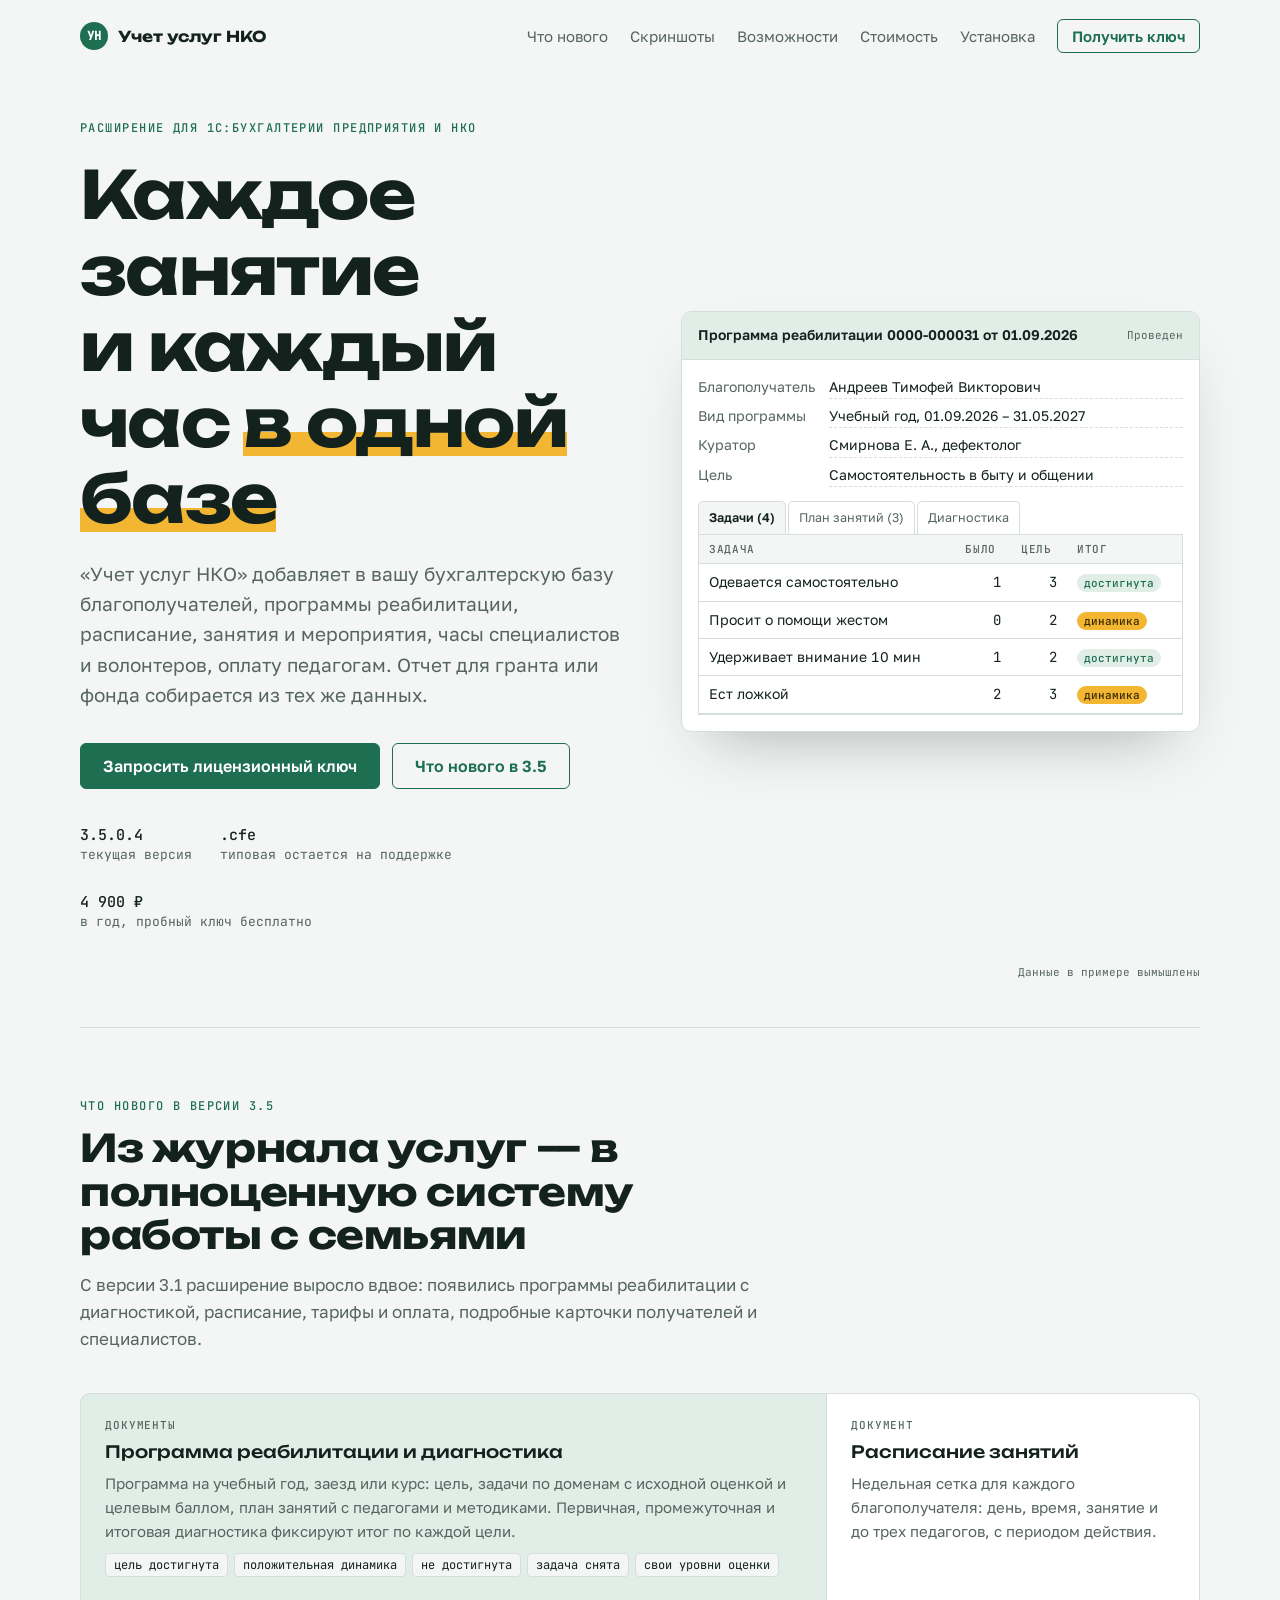
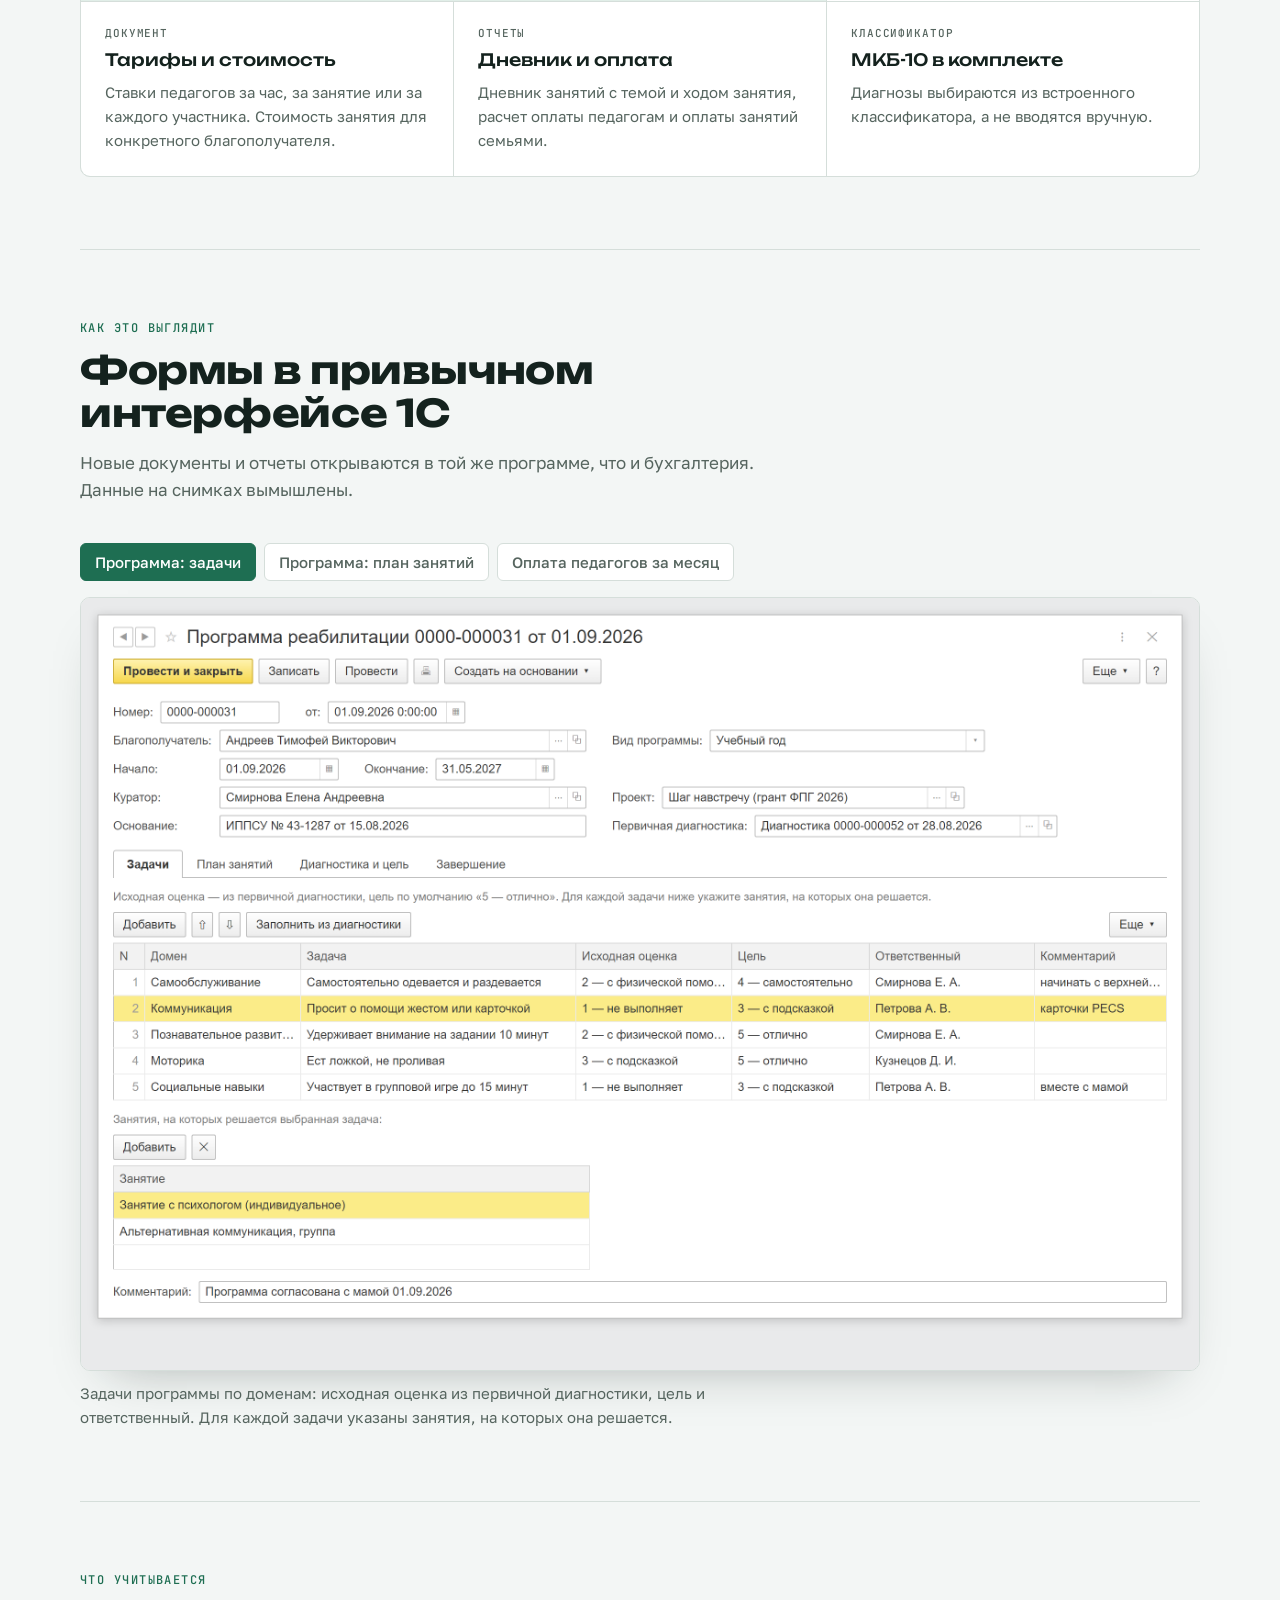
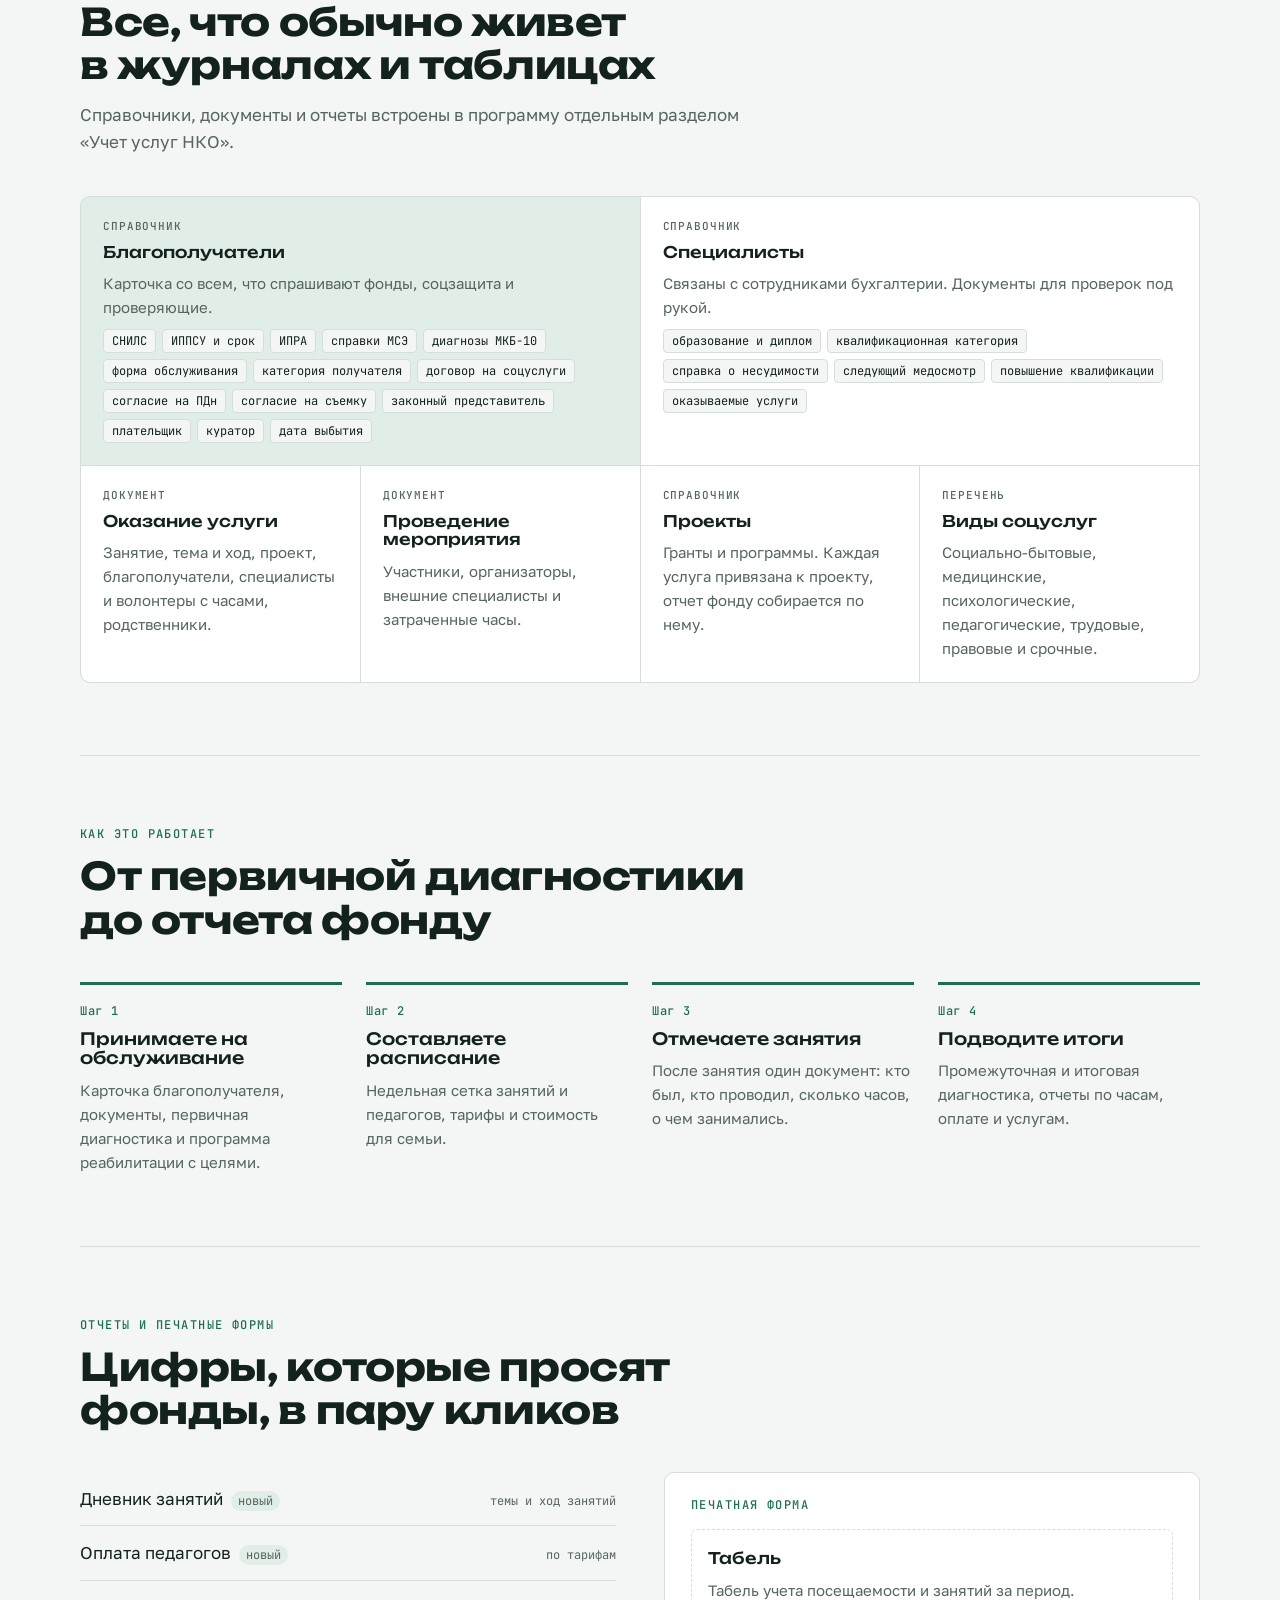
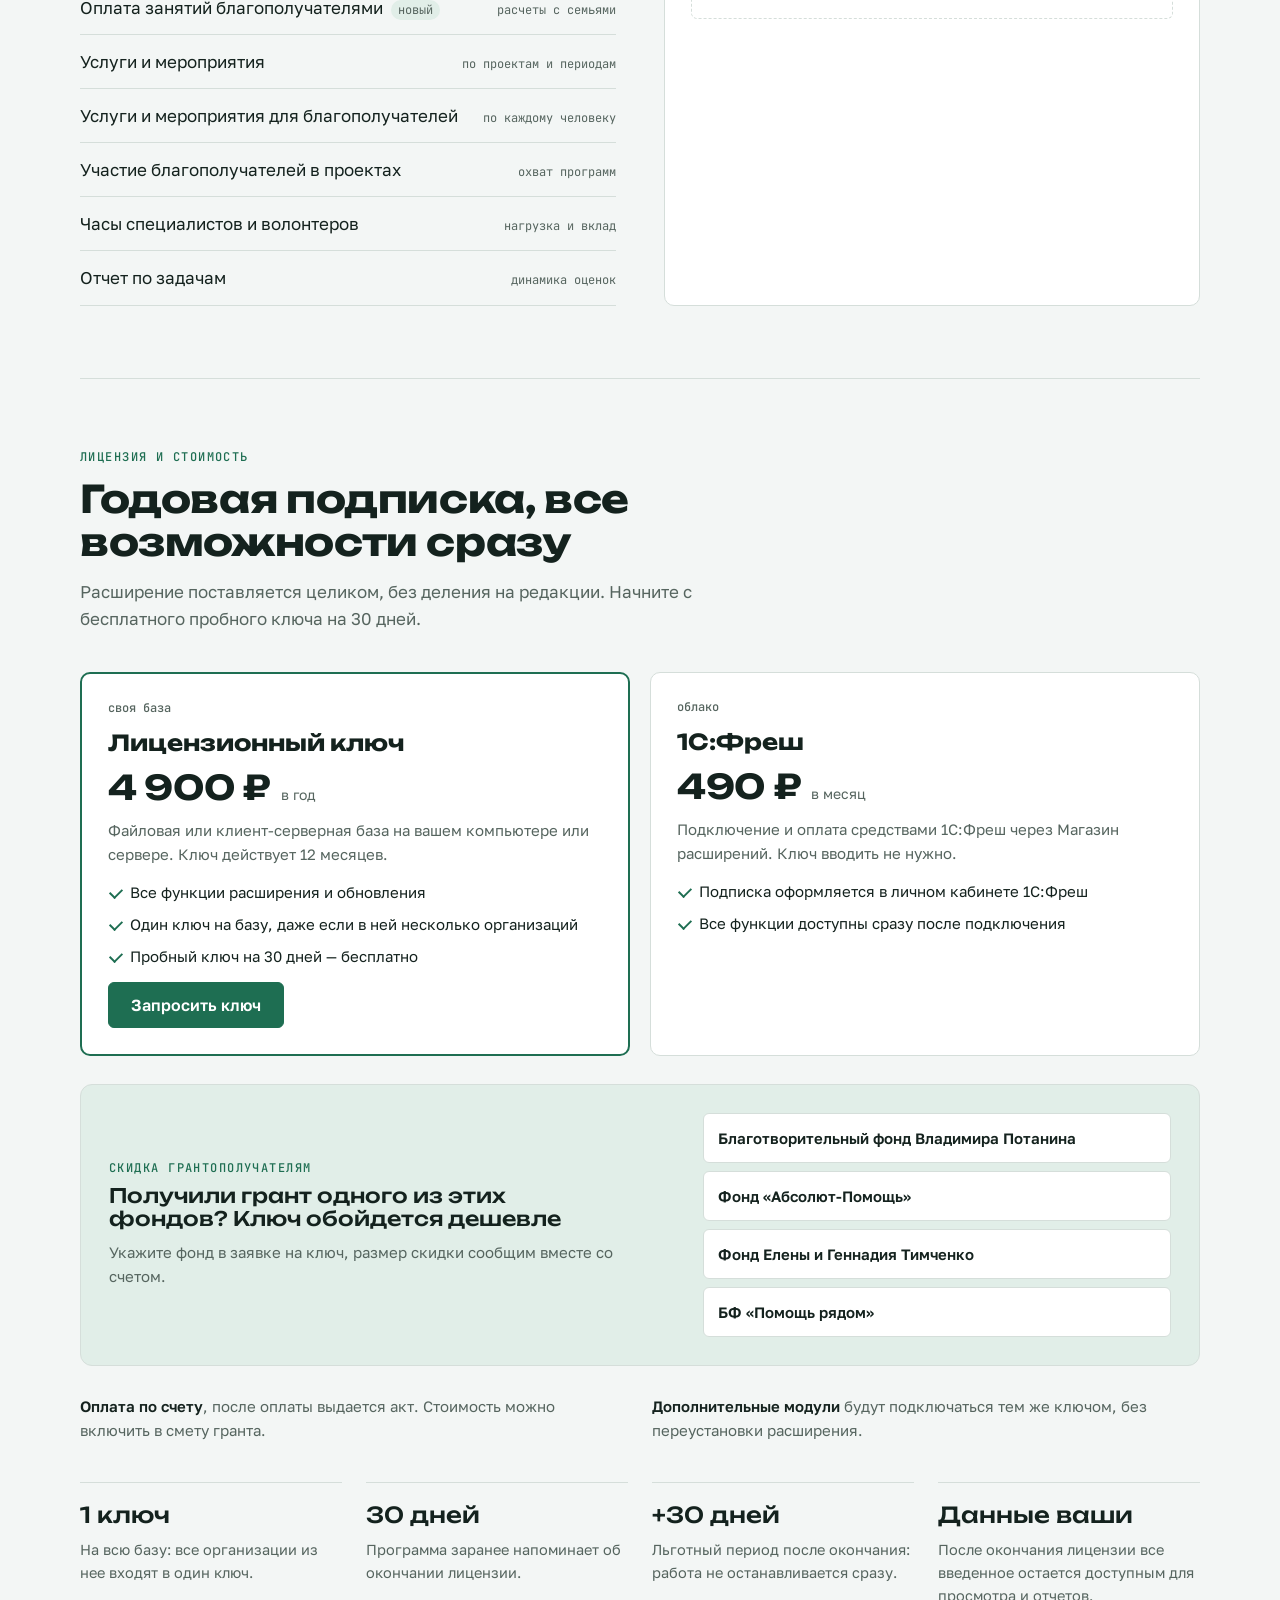
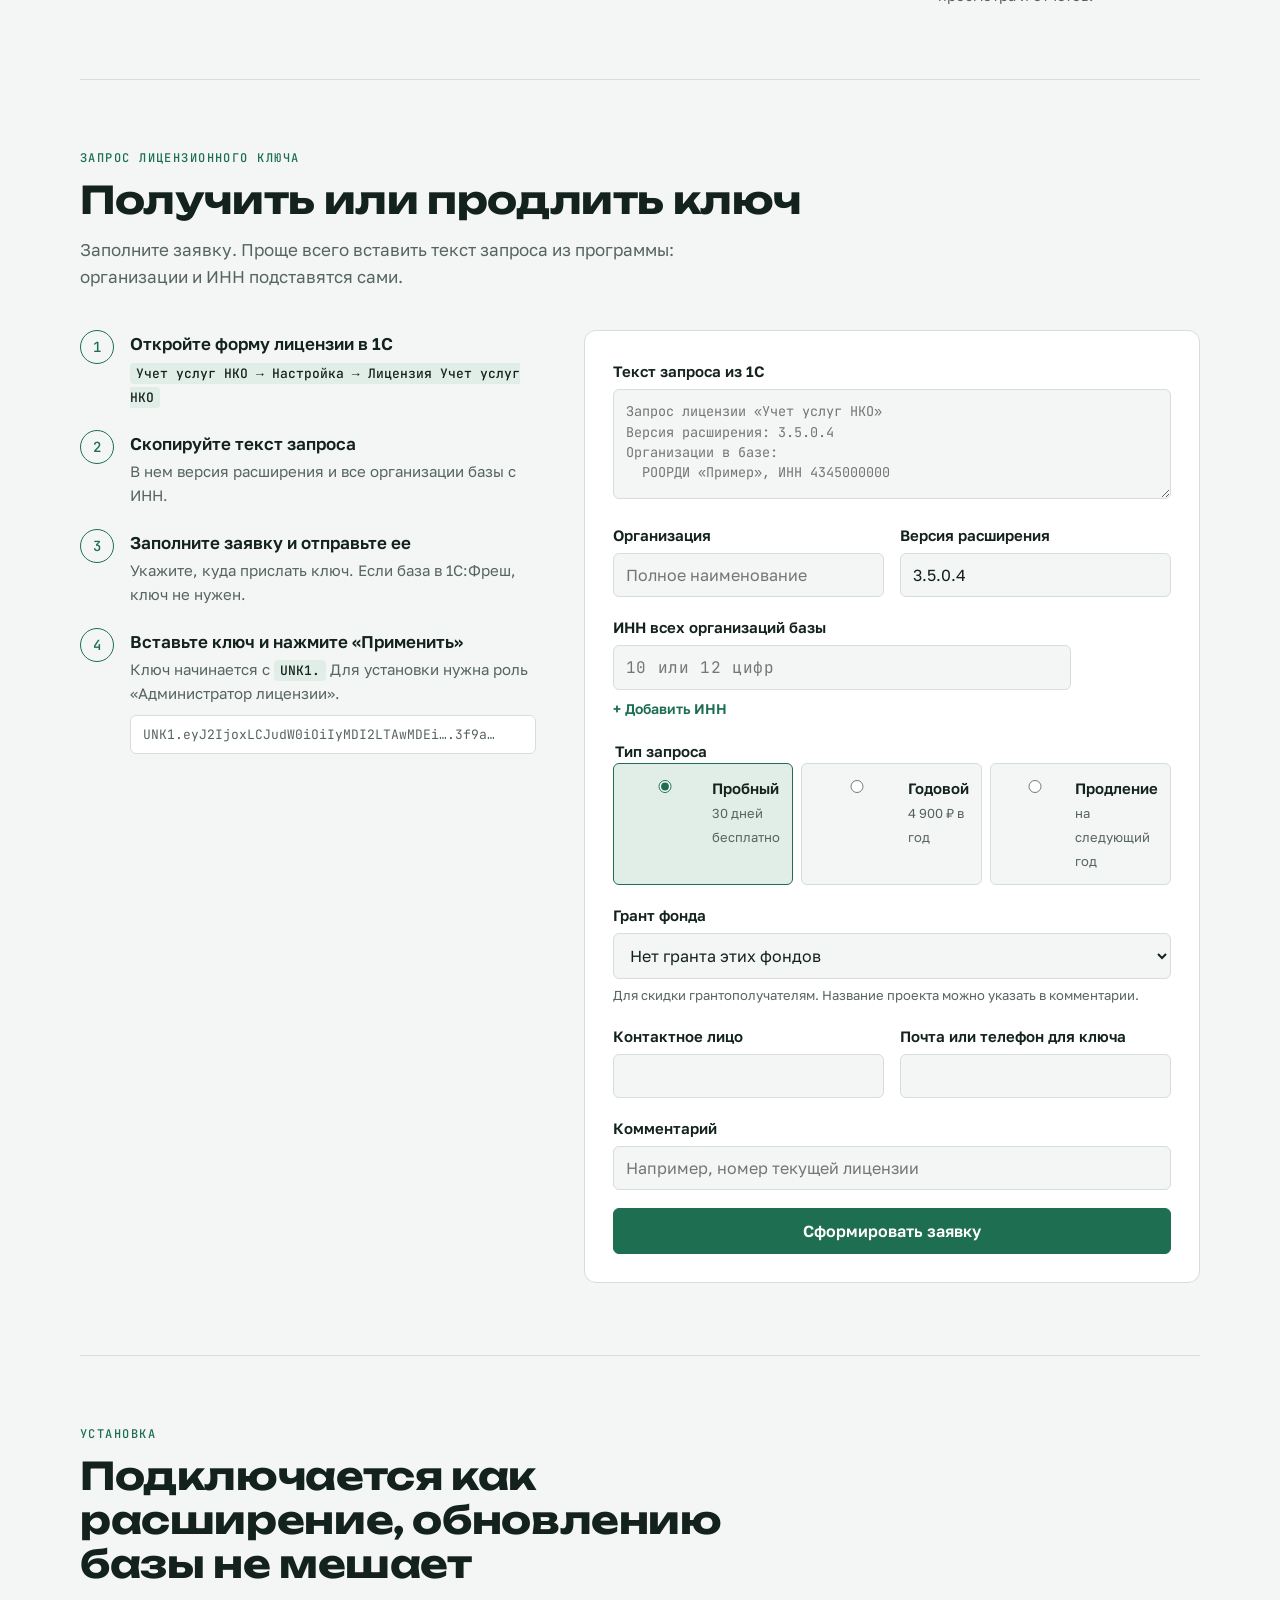
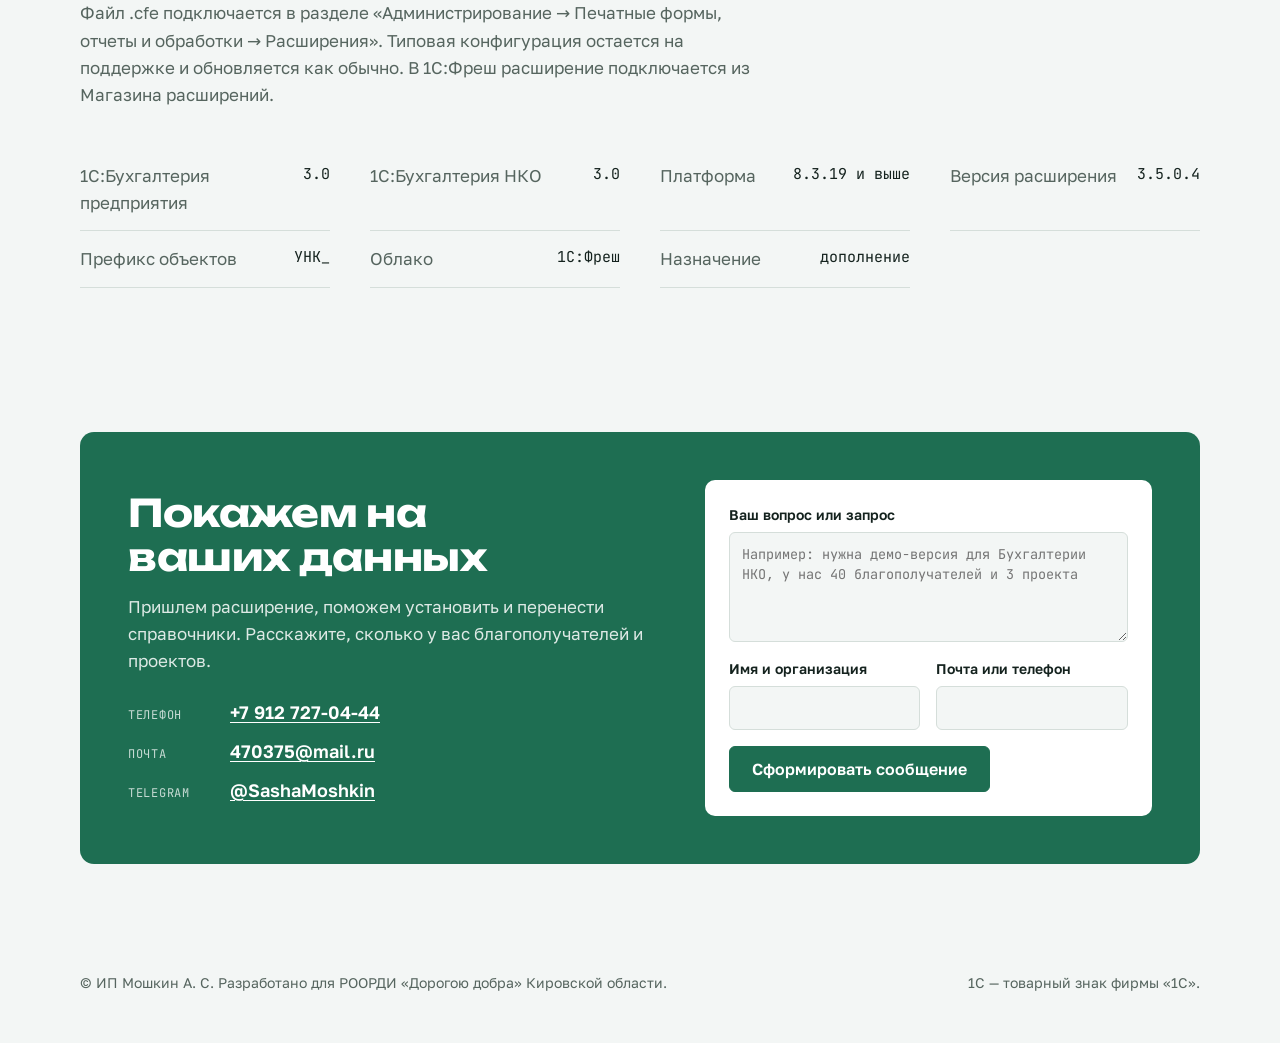
<file: docs/index.html>
<!doctype html>
<html lang="ru">
<head>
<meta charset="utf-8">
<meta name="viewport" content="width=device-width, initial-scale=1, viewport-fit=cover">
<title>Учет услуг НКО</title>
<meta name="description" content="Расширение для 1С:Бухгалтерия предприятия и 1С:Бухгалтерия некоммерческой организации: учет услуг, программ реабилитации, расписания, часов специалистов и волонтеров, оплаты занятий. Запрос лицензионного ключа.">
<meta property="og:type" content="website">
<meta property="og:locale" content="ru_RU">
<meta property="og:title" content="Учет услуг НКО">
<meta property="og:description" content="Расширение для 1С:Бухгалтерия предприятия и 1С:Бухгалтерия некоммерческой организации: учет услуг, программ реабилитации, расписания, часов специалистов и волонтеров, оплаты занятий. Запрос лицензионного ключа.">
<link rel="icon" href="favicon.svg" type="image/svg+xml">
<link rel="stylesheet" href="fonts/fonts.css">
<style>
/* Базовые правила, которые в предпросмотре Claude добавляются автоматически */
:root{padding-top:env(safe-area-inset-top,0px);padding-bottom:env(safe-area-inset-bottom,0px)}
body{margin:0}
img{max-width:100%}
[hidden]{display:none!important}
html{scroll-behavior:smooth}
</style>
<style>
/* Layout: журнал учета — слева тезис, справа живой документ 1С; ниже разделы как вкладки карточки благополучателя */
:root{
  --paper:#F3F6F5; --sheet:#FFFFFF; --ink:#14221E; --muted:#56655F; --line:#D5DEDA;
  --green:#1E6E52; --green-soft:#E1EEE8; --mark:#F2B632; --mark-ink:#3A2A00; --bad:#B4372B;
  --f-display:"Unbounded","Arial Black",system-ui,sans-serif;
  --f-body:"Golos Text","Segoe UI",system-ui,sans-serif;
  --f-mono:"JetBrains Mono",Consolas,ui-monospace,monospace;
  --r:6px;
}
@media (prefers-color-scheme:dark){:root:not([data-theme="light"]){
  --paper:#0F1715; --sheet:#16211E; --ink:#E6EEEA; --muted:#97A8A1; --line:#2A3833;
  --green:#5BC49A; --green-soft:#1C3229; --mark:#F2B632; --mark-ink:#2A1E00; --bad:#F08A7E; color-scheme:dark}}
:root[data-theme="dark"]{
  --paper:#0F1715; --sheet:#16211E; --ink:#E6EEEA; --muted:#97A8A1; --line:#2A3833;
  --green:#5BC49A; --green-soft:#1C3229; --mark:#F2B632; --mark-ink:#2A1E00; --bad:#F08A7E; color-scheme:dark}

*{box-sizing:border-box}
body{background:var(--paper);color:var(--ink);font:400 17px/1.6 var(--f-body);
  padding-left:max(16px,env(safe-area-inset-left,0px));padding-right:max(16px,env(safe-area-inset-right,0px))}
.wrap{max-width:1120px;margin:0 auto}
h1,h2,h3{font-family:var(--f-display);text-wrap:balance;margin:0;line-height:1.15}
h2{font-size:clamp(26px,3.4vw,38px);font-weight:700;letter-spacing:-.01em}
h3{font-size:17px;font-weight:500}
p{margin:0}
a{color:var(--green)}
.eyebrow{font:500 12px/1 var(--f-mono);letter-spacing:.12em;text-transform:uppercase;color:var(--green)}
.lead{color:var(--muted);max-width:62ch}
section{padding-block:72px;border-top:1px solid var(--line)}
.sec-head{display:grid;gap:14px;margin-bottom:40px;max-width:760px}

/* nav */
nav{display:flex;justify-content:space-between;align-items:center;gap:16px;padding-block:22px;flex-wrap:wrap}
.logo{display:flex;align-items:center;gap:10px;font:700 15px/1 var(--f-display);color:var(--ink);text-decoration:none}
.logo i{width:28px;height:28px;border-radius:50%;background:var(--green);display:grid;place-items:center;color:var(--sheet);font:700 12px var(--f-mono);font-style:normal}
nav ul{display:flex;gap:22px;list-style:none;margin:0;padding:0;flex-wrap:wrap;align-items:center}
nav ul a{color:var(--muted);text-decoration:none;font-size:15px}
nav ul a:hover{color:var(--ink)}
nav ul a.key{color:var(--green);border:1.5px solid var(--green);padding:7px 14px;border-radius:var(--r);font-weight:600}

/* hero */
.hero{display:grid;grid-template-columns:1.05fr 1fr;gap:56px;align-items:center;padding-block:40px 24px}
.hero>*{min-width:0}
.hero h1{font-size:clamp(38px,5.6vw,66px);font-weight:700;letter-spacing:-.025em;margin-block:18px 22px}
.hero h1 em{font-style:normal;background:linear-gradient(transparent 62%,var(--mark) 62% 92%,transparent 92%)}
.hero .lead{font-size:19px}
.cta{display:flex;gap:12px;flex-wrap:wrap;margin-top:32px}
.btn{display:inline-flex;align-items:center;justify-content:center;gap:8px;padding:14px 22px;border-radius:var(--r);font:600 16px/1 var(--f-body);text-decoration:none;border:1.5px solid var(--green);cursor:pointer;background:none}
.btn.primary{background:var(--green);color:var(--sheet)}
.btn.ghost{color:var(--green)}
.btn:focus-visible,a:focus-visible,input:focus-visible,select:focus-visible,textarea:focus-visible{outline:3px solid var(--mark);outline-offset:2px}
.meta{display:flex;gap:28px;margin-top:36px;flex-wrap:wrap;font:400 13px/1.4 var(--f-mono);color:var(--muted)}
.meta b{display:block;color:var(--ink);font-weight:500;font-size:15px}

/* 1C document mock */
.doc{background:var(--sheet);border:1px solid var(--line);border-radius:10px;box-shadow:0 30px 60px -30px rgba(20,34,30,.35);overflow:hidden;font-size:14px;margin:0}
.doc-bar{display:flex;align-items:center;justify-content:space-between;gap:10px;padding:12px 16px;border-bottom:1px solid var(--line);background:var(--green-soft)}
.doc-bar b{font-weight:600}
.doc-bar span{font:400 11px var(--f-mono);color:var(--muted)}
.doc-body{padding:16px;display:grid;gap:14px}
.fields{display:grid;grid-template-columns:auto 1fr;gap:6px 14px;margin:0}
.fields dt{color:var(--muted)}
.fields dd{margin:0;border-bottom:1px dashed var(--line);min-width:0}
.tabs{display:flex;gap:2px;flex-wrap:wrap}
.tabs span{padding:6px 10px;font-size:12.5px;border:1px solid var(--line);border-bottom:none;border-radius:5px 5px 0 0;color:var(--muted)}
.tabs span.on{background:var(--paper);color:var(--ink);font-weight:600}
.tbl-wrap{overflow-x:auto;border:1px solid var(--line)}
table{border-collapse:collapse;width:100%;font-variant-numeric:tabular-nums}
th,td{padding:7px 10px;text-align:left;border-bottom:1px solid var(--line);white-space:nowrap}
th{font:500 11px var(--f-mono);text-transform:uppercase;letter-spacing:.06em;color:var(--muted);background:var(--paper)}
td.n{text-align:right;font-family:var(--f-mono)}
.pill{display:inline-block;font:500 11px var(--f-mono);padding:2px 7px;border-radius:20px;background:var(--green-soft);color:var(--green)}
.pill.warn{background:var(--mark);color:var(--mark-ink)}
.note{font:400 11px var(--f-mono);color:var(--muted);text-align:right;padding-bottom:48px;margin-top:10px}

/* new in 3.5 */
.news{display:grid;grid-template-columns:repeat(3,1fr);gap:1px;background:var(--line);border:1px solid var(--line);border-radius:10px;overflow:hidden}
.news>div{background:var(--sheet);padding:24px;display:grid;gap:10px;align-content:start}
.news .kind{font:500 11px var(--f-mono);letter-spacing:.08em;text-transform:uppercase;color:var(--muted)}
.news p{font-size:15px;color:var(--muted)}
.news .big{grid-column:span 2;background:var(--green-soft)}
.chips{display:flex;flex-wrap:wrap;gap:6px}
.chips span{font:400 12px var(--f-mono);padding:3px 8px;border-radius:4px;background:var(--paper);border:1px solid var(--line);color:var(--ink)}

/* screenshots */
.shots{display:grid;gap:16px}
.shot-tabs{display:flex;gap:8px;flex-wrap:wrap}
.shot-tabs button{font:500 15px var(--f-body);color:var(--muted);background:var(--sheet);border:1px solid var(--line);border-radius:var(--r);padding:9px 14px;cursor:pointer}
.shot-tabs button.on{color:var(--sheet);background:var(--green);border-color:var(--green)}
.shot-tabs button:focus-visible{outline:3px solid var(--mark);outline-offset:2px}
.shot{margin:0;display:grid;gap:10px}
.shot img{display:block;width:100%;height:auto;max-width:100%;border:1px solid var(--line);border-radius:10px;box-shadow:0 24px 50px -30px rgba(20,34,30,.35)}
.shot figcaption{color:var(--muted);font-size:15px;max-width:70ch}

/* objects grid */
.objects{display:grid;grid-template-columns:repeat(4,1fr);gap:1px;background:var(--line);border:1px solid var(--line);border-radius:10px;overflow:hidden}
.obj{background:var(--sheet);padding:22px;display:grid;gap:10px;align-content:start}
.obj .kind{font:500 11px var(--f-mono);letter-spacing:.08em;text-transform:uppercase;color:var(--muted)}
.obj h3{font-size:16px}
.obj p{font-size:15px;color:var(--muted)}

/* flow */
.flow{list-style:none;padding:0;margin:0;display:grid;grid-template-columns:repeat(4,1fr);gap:24px;counter-reset:s}
.flow li{counter-increment:s;display:grid;gap:10px;align-content:start;padding-top:18px;border-top:3px solid var(--green)}
.flow li::before{content:"Шаг " counter(s);font:500 12px var(--f-mono);color:var(--green);letter-spacing:.06em}
.flow p{color:var(--muted);font-size:15px}

/* reports */
.reports{display:grid;grid-template-columns:1fr 1fr;gap:48px}
.reports>*{min-width:0}
.rlist{list-style:none;margin:0;padding:0}
.rlist li{display:grid;grid-template-columns:1fr auto;gap:16px;padding:13px 0;border-bottom:1px solid var(--line);align-items:baseline}
.rlist li span{font:400 12px var(--f-mono);color:var(--muted);text-align:right}
.rlist li .pill{margin-left:8px}
.print{background:var(--sheet);border:1px solid var(--line);border-radius:10px;padding:26px;display:grid;gap:18px;align-content:start}
.print .form{display:grid;gap:6px;padding:16px;border:1px dashed var(--line);border-radius:var(--r)}
.print .form b{font-family:var(--f-display);font-weight:500;font-size:16px}
.print .form p{color:var(--muted);font-size:15px}

/* editions */
.eds{display:grid;grid-template-columns:repeat(2,1fr);gap:20px}
.ed p{color:var(--muted);font-size:15px}
.price{font:700 34px/1 var(--f-display);color:var(--ink);letter-spacing:-.01em;display:flex;align-items:baseline;gap:10px;flex-wrap:wrap}
.price small{font:400 14px var(--f-body);color:var(--muted);letter-spacing:0}
.pnotes{display:grid;grid-template-columns:repeat(2,1fr);gap:24px;margin-top:28px}
.grants{display:grid;grid-template-columns:1.2fr 1fr;gap:32px;align-items:center;margin-top:28px;padding:28px;border-radius:12px;background:var(--green-soft);border:1px solid var(--line)}
.grants>*{min-width:0}
.grants>div{display:grid;gap:10px}
.grants h3{font-size:20px;font-weight:500}
.grants p{color:var(--muted);font-size:15px}
.funds{list-style:none;margin:0;padding:0;display:grid;gap:8px}
.funds li{background:var(--sheet);border:1px solid var(--line);border-radius:var(--r);padding:12px 14px;font-weight:600;font-size:15px}
@media (max-width:900px){.grants{grid-template-columns:1fr;padding:20px}}
.pnotes p{color:var(--muted);font-size:15px}
.pnotes b{color:var(--ink);font-weight:600}
@media (max-width:900px){.pnotes{grid-template-columns:1fr}}
.seg.three{grid-template-columns:repeat(3,1fr)}
@media (max-width:560px){.seg.three{grid-template-columns:1fr}}
.ed{background:var(--sheet);border:1px solid var(--line);border-radius:10px;padding:26px;display:grid;gap:14px;align-content:start}
.ed.hi{border:2px solid var(--green)}
.ed h3{font-size:22px;font-weight:700}
.ed .code{font:500 12px var(--f-mono);color:var(--muted)}
.ed ul{margin:0;padding:0;list-style:none;display:grid;gap:8px}
.ed li{padding-left:22px;position:relative;font-size:15px}
.ed li::before{content:"";position:absolute;left:2px;top:.55em;width:10px;height:6px;border-left:2px solid var(--green);border-bottom:2px solid var(--green);transform:rotate(-45deg)}
.ed li.off{color:var(--muted)}
.ed li.off::before{border:none;width:10px;height:2px;background:var(--muted);top:.75em;transform:none}
.terms{display:grid;grid-template-columns:repeat(4,1fr);gap:24px;margin-top:40px}
.terms div{display:grid;gap:6px;align-content:start;padding-top:14px;border-top:1px solid var(--line)}
.terms b{font-family:var(--f-display);font-weight:500;font-size:22px}
.terms p{color:var(--muted);font-size:14.5px}

/* license request */
.lic{display:grid;grid-template-columns:.85fr 1.15fr;gap:48px;align-items:start}
.lic>*{min-width:0}
.steps{list-style:none;margin:0;padding:0;display:grid;gap:22px;counter-reset:k}
.steps li{counter-increment:k;display:grid;grid-template-columns:36px 1fr;gap:14px}
.steps li>div{min-width:0}
.steps li::before{content:counter(k);width:32px;height:32px;border-radius:50%;border:1.5px solid var(--green);color:var(--green);display:grid;place-items:center;font:500 14px var(--f-mono)}
.steps b{display:block;margin-bottom:2px}
.steps p{color:var(--muted);font-size:15px}
.path{font:500 13px var(--f-mono);background:var(--green-soft);color:var(--ink);padding:2px 6px;border-radius:4px}
.keyfmt{font:400 13px var(--f-mono);background:var(--sheet);border:1px solid var(--line);border-radius:var(--r);padding:10px 12px;overflow-x:auto;white-space:nowrap;color:var(--muted)}
form.req{background:var(--sheet);border:1px solid var(--line);border-radius:12px;padding:28px;display:grid;gap:18px}
.f{display:grid;gap:6px;min-width:0}
.f label,.f legend{font-weight:600;font-size:15px}
.f small{color:var(--muted);font-size:13px}
.f input,.f textarea,.f select{font:400 16px var(--f-body);color:var(--ink);background:var(--paper);border:1px solid var(--line);border-radius:var(--r);padding:11px 12px;width:100%}
.f textarea{font:400 13.5px/1.5 var(--f-mono);resize:vertical;min-height:110px}
.f input.inn{font-family:var(--f-mono);letter-spacing:.04em}
.row2{display:grid;grid-template-columns:1fr 1fr;gap:16px}
fieldset.f{border:none;padding:0;margin:0}
.seg{display:grid;grid-template-columns:1fr 1fr;gap:8px}
.seg label{display:flex;gap:10px;align-items:flex-start;border:1px solid var(--line);border-radius:var(--r);padding:12px;cursor:pointer;font-weight:400;background:var(--paper)}
.seg label:has(input:checked){border-color:var(--green);background:var(--green-soft)}
.seg input{margin-top:4px;accent-color:var(--green)}
.seg b{display:block;font-size:15px}
.seg span{font-size:13px;color:var(--muted)}
.innlist{display:grid;gap:8px}
.innrow{display:grid;grid-template-columns:1fr auto;gap:8px;align-items:center}
.innrow .st{font:500 12px var(--f-mono);min-width:92px;text-align:right}
.st.ok{color:var(--green)} .st.err{color:var(--bad)}
.linkbtn{background:none;border:none;color:var(--green);font:600 14px var(--f-body);padding:4px 0;cursor:pointer;justify-self:start}
.parsed{font:400 13px var(--f-mono);color:var(--green)}
.err-msg{color:var(--bad);font-size:14px}
.out{display:grid;gap:12px;border-top:1px solid var(--line);padding-top:18px}
.out pre{margin:0;font:400 13px/1.55 var(--f-mono);background:var(--paper);border:1px solid var(--line);border-radius:var(--r);padding:14px;white-space:pre-wrap;word-break:break-word}
.out .send{font-size:15px;color:var(--muted)}
.out .send b{color:var(--ink)}

/* tech */
.spec{display:grid;grid-template-columns:repeat(auto-fit,minmax(240px,1fr));gap:0 40px;margin:0}
.spec div{display:grid;grid-template-columns:1fr auto;gap:12px;padding:14px 0;border-bottom:1px solid var(--line)}
.spec dt{color:var(--muted)}
.spec dd{margin:0;font-family:var(--f-mono);font-size:15px;text-align:right}

/* contact */
.contact{background:var(--green);color:var(--sheet);border-radius:14px;padding:48px;display:grid;grid-template-columns:1.2fr 1fr;gap:40px;align-items:center}
.contact>*{min-width:0}
.contact h2{color:var(--sheet)}
.contact .lead{color:var(--sheet);opacity:.85;margin-top:14px}
.ccard{background:var(--sheet);color:var(--ink);border-radius:10px;padding:24px;display:grid;gap:12px}
.ccard .row{display:grid;gap:2px}
.ccard .row span{font:400 12px var(--f-mono);color:var(--muted);text-transform:uppercase;letter-spacing:.06em}
.ccard{gap:16px}
.ccard .f label{font-size:14px}
.cdev{display:grid;grid-template-columns:1fr 1fr;gap:12px;border-top:1px solid var(--line);padding-top:16px}
.cdev .row:first-child{grid-column:1/-1}
@media (max-width:560px){.cdev{grid-template-columns:1fr}}
.clist{list-style:none;margin:24px 0 0;padding:0;display:grid;gap:10px}
.clist li{display:grid;grid-template-columns:90px 1fr;gap:12px;align-items:baseline}
.clist span{font:400 12px var(--f-mono);text-transform:uppercase;letter-spacing:.06em;color:var(--sheet);opacity:.75}
.clist a{color:var(--sheet);font-weight:600;font-size:18px;text-decoration-thickness:1px;text-underline-offset:3px;overflow-wrap:anywhere}
.ph{background:var(--mark);color:var(--mark-ink);padding:1px 6px;border-radius:3px;font-size:15px}
footer{padding-block:36px 48px;display:flex;justify-content:space-between;gap:16px;flex-wrap:wrap;color:var(--muted);font-size:14px}

@media (max-width:900px){
  .hero,.reports,.contact,.lic{grid-template-columns:1fr}
  .objects,.news{grid-template-columns:1fr 1fr}
  .flow,.terms{grid-template-columns:1fr 1fr}
  .eds{grid-template-columns:1fr}
}
@media (max-width:560px){
  .objects,.flow,.news,.terms,.row2,.seg{grid-template-columns:1fr}
  .news .big,.obj.span2{grid-column:auto}
  nav ul li:not(:last-child){display:none}
  .contact{padding:28px 20px}
  form.req{padding:20px}
  section{padding-block:56px}
}
.obj.span2{grid-column:span 2}
.obj.tint{background:var(--green-soft)}
@media (max-width:560px){.obj.span2{grid-column:auto}}
@media (prefers-reduced-motion:no-preference){
  .doc{animation:rise .7s ease-out both}
  @keyframes rise{from{transform:translateY(14px)}to{transform:none}}
}
</style>
</head>
<body>

<div class="wrap">
<nav>
  <a class="logo" href="#top"><i>УН</i>Учет услуг НКО</a>
  <ul>
    <li><a href="#novoe">Что нового</a></li>
    <li><a href="#ekrany">Скриншоты</a></li>
    <li><a href="#vozmozhnosti">Возможности</a></li>
    <li><a href="#licenziya">Стоимость</a></li>
    <li><a href="#ustanovka">Установка</a></li>
    <li><a class="key" href="#klyuch">Получить ключ</a></li>
  </ul>
</nav>

<header class="hero" id="top">
  <div>
    <span class="eyebrow">Расширение для 1С:Бухгалтерии предприятия и НКО</span>
    <h1>Каждое занятие и&nbsp;каждый час <em>в&nbsp;одной базе</em></h1>
    <p class="lead">«Учет услуг НКО» добавляет в вашу бухгалтерскую базу благополучателей, программы реабилитации, расписание, занятия и мероприятия, часы специалистов и волонтеров, оплату педагогам. Отчет для гранта или фонда собирается из тех же данных.</p>
    <div class="cta">
      <a class="btn primary" href="#klyuch">Запросить лицензионный ключ</a>
      <a class="btn ghost" href="#novoe">Что нового в 3.5</a>
    </div>
    <div class="meta">
      <div><b>3.5.0.4</b>текущая версия</div>
      <div><b>.cfe</b>типовая остается на поддержке</div>
      <div><b>4 900 ₽</b>в год, пробный ключ бесплатно</div>
    </div>
  </div>

  <figure class="doc" aria-label="Пример документа «Программа реабилитации»">
    <div class="doc-bar"><b>Программа реабилитации 0000-000031 от 01.09.2026</b><span>Проведен</span></div>
    <div class="doc-body">
      <dl class="fields">
        <dt>Благополучатель</dt><dd>Андреев Тимофей Викторович</dd>
        <dt>Вид программы</dt><dd>Учебный год, 01.09.2026 – 31.05.2027</dd>
        <dt>Куратор</dt><dd>Смирнова Е. А., дефектолог</dd>
        <dt>Цель</dt><dd>Самостоятельность в быту и общении</dd>
      </dl>
      <div>
        <div class="tabs"><span class="on">Задачи (4)</span><span>План занятий (3)</span><span>Диагностика</span></div>
        <div class="tbl-wrap"><table>
          <thead><tr><th>Задача</th><th>Было</th><th>Цель</th><th>Итог</th></tr></thead>
          <tbody>
            <tr><td>Одевается самостоятельно</td><td class="n">1</td><td class="n">3</td><td><span class="pill">достигнута</span></td></tr>
            <tr><td>Просит о помощи жестом</td><td class="n">0</td><td class="n">2</td><td><span class="pill warn">динамика</span></td></tr>
            <tr><td>Удерживает внимание 10 мин</td><td class="n">1</td><td class="n">2</td><td><span class="pill">достигнута</span></td></tr>
            <tr><td>Ест ложкой</td><td class="n">2</td><td class="n">3</td><td><span class="pill warn">динамика</span></td></tr>
          </tbody>
        </table></div>
      </div>
    </div>
  </figure>
</header>
<p class="note">Данные в примере вымышлены</p>

<section id="novoe">
  <div class="sec-head">
    <span class="eyebrow">Что нового в версии 3.5</span>
    <h2>Из журнала услуг — в полноценную систему работы с семьями</h2>
    <p class="lead">С версии 3.1 расширение выросло вдвое: появились программы реабилитации с диагностикой, расписание, тарифы и оплата, подробные карточки получателей и специалистов.</p>
  </div>
  <div class="news">
    <div class="big">
      <span class="kind">Документы</span>
      <h3>Программа реабилитации и диагностика</h3>
      <p>Программа на учебный год, заезд или курс: цель, задачи по доменам с исходной оценкой и целевым баллом, план занятий с педагогами и методиками. Первичная, промежуточная и итоговая диагностика фиксируют итог по каждой цели.</p>
      <div class="chips"><span>цель достигнута</span><span>положительная динамика</span><span>не достигнута</span><span>задача снята</span><span>свои уровни оценки</span></div>
    </div>
    <div><span class="kind">Документ</span><h3>Расписание занятий</h3><p>Недельная сетка для каждого благополучателя: день, время, занятие и до трех педагогов, с периодом действия.</p></div>
    <div><span class="kind">Документ</span><h3>Тарифы и стоимость</h3><p>Ставки педагогов за час, за занятие или за каждого участника. Стоимость занятия для конкретного благополучателя.</p></div>
    <div><span class="kind">Отчеты</span><h3>Дневник и оплата</h3><p>Дневник занятий с темой и ходом занятия, расчет оплаты педагогам и оплаты занятий семьями.</p></div>
    <div><span class="kind">Классификатор</span><h3>МКБ-10 в комплекте</h3><p>Диагнозы выбираются из встроенного классификатора, а не вводятся вручную.</p></div>
  </div>
</section>

<section id="ekrany">
  <div class="sec-head">
    <span class="eyebrow">Как это выглядит</span>
    <h2>Формы в привычном интерфейсе 1С</h2>
    <p class="lead">Новые документы и отчеты открываются в той же программе, что и бухгалтерия. Данные на снимках вымышлены.</p>
  </div>
  <div class="shots">
    <div class="shot-tabs" role="tablist">
      <button type="button" role="tab" class="on" data-i="0" aria-selected="true">Программа: задачи</button>
      <button type="button" role="tab" data-i="1" aria-selected="false">Программа: план занятий</button>
      <button type="button" role="tab" data-i="2" aria-selected="false">Оплата педагогов за месяц</button>
    </div>
    <figure class="shot"><img src="img/program-zadachi.png" alt="Документ «Программа реабилитации», вкладка «Задачи»: домены, исходная и целевая оценка, ответственные" width="2438" height="1402" loading="lazy"><figcaption>Задачи программы по доменам: исходная оценка из первичной диагностики, цель и ответственный. Для каждой задачи указаны занятия, на которых она решается.</figcaption></figure>
    <figure class="shot" hidden><img src="img/program-zanyatiya.png" alt="Документ «Программа реабилитации», вкладка «План занятий»: занятия, педагоги, количество в неделю и всего" width="2438" height="1522" loading="lazy"><figcaption>План занятий на срок программы: педагог, сколько занятий в неделю и всего, цель и методики.</figcaption></figure>
    <figure class="shot" hidden><img src="img/oplata-pedagogov.png" alt="Отчет «Оплата педагогов» за октябрь: группировка по педагогам и типам занятий, тарифы и суммы" width="2438" height="1659" loading="lazy"><figcaption>Расчет оплаты за месяц: за час, за занятие или за каждого участника, по тарифам педагога или общему тарифу.</figcaption></figure>
  </div>
</section>

<section id="vozmozhnosti">
  <div class="sec-head">
    <span class="eyebrow">Что учитывается</span>
    <h2>Все, что обычно живет в журналах и таблицах</h2>
    <p class="lead">Справочники, документы и отчеты встроены в программу отдельным разделом «Учет услуг НКО».</p>
  </div>
  <div class="objects">
    <div class="obj span2 tint">
      <span class="kind">Справочник</span>
      <h3>Благополучатели</h3>
      <p>Карточка со всем, что спрашивают фонды, соцзащита и проверяющие.</p>
      <div class="chips"><span>СНИЛС</span><span>ИППСУ и срок</span><span>ИПРА</span><span>справки МСЭ</span><span>диагнозы МКБ-10</span><span>форма обслуживания</span><span>категория получателя</span><span>договор на соцуслуги</span><span>согласие на ПДн</span><span>согласие на съемку</span><span>законный представитель</span><span>плательщик</span><span>куратор</span><span>дата выбытия</span></div>
    </div>
    <div class="obj span2">
      <span class="kind">Справочник</span>
      <h3>Специалисты</h3>
      <p>Связаны с сотрудниками бухгалтерии. Документы для проверок под рукой.</p>
      <div class="chips"><span>образование и диплом</span><span>квалификационная категория</span><span>справка о несудимости</span><span>следующий медосмотр</span><span>повышение квалификации</span><span>оказываемые услуги</span></div>
    </div>
    <div class="obj"><span class="kind">Документ</span><h3>Оказание услуги</h3><p>Занятие, тема и ход, проект, благополучатели, специалисты и волонтеры с часами, родственники.</p></div>
    <div class="obj"><span class="kind">Документ</span><h3>Проведение мероприятия</h3><p>Участники, организаторы, внешние специалисты и затраченные часы.</p></div>
    <div class="obj"><span class="kind">Справочник</span><h3>Проекты</h3><p>Гранты и программы. Каждая услуга привязана к проекту, отчет фонду собирается по нему.</p></div>
    <div class="obj"><span class="kind">Перечень</span><h3>Виды соцуслуг</h3><p>Социально-бытовые, медицинские, психологические, педагогические, трудовые, правовые и срочные.</p></div>
  </div>
</section>

<section id="kak-rabotaet">
  <div class="sec-head">
    <span class="eyebrow">Как это работает</span>
    <h2>От первичной диагностики до отчета фонду</h2>
  </div>
  <ol class="flow">
    <li><h3>Принимаете на обслуживание</h3><p>Карточка благополучателя, документы, первичная диагностика и программа реабилитации с целями.</p></li>
    <li><h3>Составляете расписание</h3><p>Недельная сетка занятий и педагогов, тарифы и стоимость для семьи.</p></li>
    <li><h3>Отмечаете занятия</h3><p>После занятия один документ: кто был, кто проводил, сколько часов, о чем занимались.</p></li>
    <li><h3>Подводите итоги</h3><p>Промежуточная и итоговая диагностика, отчеты по часам, оплате и услугам.</p></li>
  </ol>
</section>

<section id="otchety">
  <div class="sec-head">
    <span class="eyebrow">Отчеты и печатные формы</span>
    <h2>Цифры, которые просят фонды, в пару кликов</h2>
  </div>
  <div class="reports">
    <ul class="rlist">
      <li><div>Дневник занятий<span class="pill">новый</span></div><span>темы и ход занятий</span></li>
      <li><div>Оплата педагогов<span class="pill">новый</span></div><span>по тарифам</span></li>
      <li><div>Оплата занятий благополучателями<span class="pill">новый</span></div><span>расчеты с семьями</span></li>
      <li><div>Услуги и мероприятия</div><span>по проектам и периодам</span></li>
      <li><div>Услуги и мероприятия для благополучателей</div><span>по каждому человеку</span></li>
      <li><div>Участие благополучателей в проектах</div><span>охват программ</span></li>
      <li><div>Часы специалистов и волонтеров</div><span>нагрузка и вклад</span></li>
      <li><div>Отчет по задачам</div><span>динамика оценок</span></li>
    </ul>
    <div class="print">
      <span class="eyebrow">Печатная форма</span>
      <div class="form"><b>Табель</b><p>Табель учета посещаемости и занятий за период.</p></div>
    </div>
  </div>
</section>

<section id="licenziya">
  <div class="sec-head">
    <span class="eyebrow">Лицензия и стоимость</span>
    <h2>Годовая подписка, все возможности сразу</h2>
    <p class="lead">Расширение поставляется целиком, без деления на редакции. Начните с бесплатного пробного ключа на 30 дней.</p>
  </div>
  <div class="eds">
    <div class="ed hi">
      <span class="code">своя база</span>
      <h3>Лицензионный ключ</h3>
      <div class="price">4 900 ₽<small>в год</small></div>
      <p>Файловая или клиент-серверная база на вашем компьютере или сервере. Ключ действует 12 месяцев.</p>
      <ul>
        <li>Все функции расширения и обновления</li>
        <li>Один ключ на базу, даже если в ней несколько организаций</li>
        <li>Пробный ключ на 30 дней — бесплатно</li>
      </ul>
      <a class="btn primary" href="#klyuch" style="justify-self:start">Запросить ключ</a>
    </div>
    <div class="ed">
      <span class="code">облако</span>
      <h3>1С:Фреш</h3>
      <div class="price">490 ₽<small>в месяц</small></div>
      <p>Подключение и оплата средствами 1С:Фреш через Магазин расширений. Ключ вводить не нужно.</p>
      <ul>
        <li>Подписка оформляется в личном кабинете 1С:Фреш</li>
        <li>Все функции доступны сразу после подключения</li>
      </ul>
    </div>
  </div>
  <div class="grants">
    <div>
      <span class="eyebrow">Скидка грантополучателям</span>
      <h3>Получили грант одного из этих фондов? Ключ обойдется дешевле</h3>
      <p>Укажите фонд в заявке на ключ, размер скидки сообщим вместе со счетом.</p>
    </div>
    <ul class="funds">
      <li>Благотворительный фонд Владимира Потанина</li>
      <li>Фонд «Абсолют-Помощь»</li>
      <li>Фонд Елены и Геннадия Тимченко</li>
      <li>БФ «Помощь рядом»</li>
    </ul>
  </div>
  <div class="pnotes">
    <p><b>Оплата по счету</b>, после оплаты выдается акт. Стоимость можно включить в смету гранта.</p>
    <p><b>Дополнительные модули</b> будут подключаться тем же ключом, без переустановки расширения.</p>
  </div>
  <div class="terms">
    <div><b>1 ключ</b><p>На всю базу: все организации из нее входят в один ключ.</p></div>
    <div><b>30 дней</b><p>Программа заранее напоминает об окончании лицензии.</p></div>
    <div><b>+30 дней</b><p>Льготный период после окончания: работа не останавливается сразу.</p></div>
    <div><b>Данные ваши</b><p>После окончания лицензии все введенное остается доступным для просмотра и отчетов.</p></div>
  </div>
</section>

<section id="klyuch">
  <div class="sec-head">
    <span class="eyebrow">Запрос лицензионного ключа</span>
    <h2>Получить или продлить ключ</h2>
    <p class="lead">Заполните заявку. Проще всего вставить текст запроса из программы: организации и ИНН подставятся сами.</p>
  </div>
  <div class="lic">
    <ol class="steps">
      <li><div><b>Откройте форму лицензии в 1С</b><p><span class="path">Учет услуг НКО → Настройка → Лицензия Учет услуг НКО</span></p></div></li>
      <li><div><b>Скопируйте текст запроса</b><p>В нем версия расширения и все организации базы с ИНН.</p></div></li>
      <li><div><b>Заполните заявку и отправьте ее</b><p>Укажите, куда прислать ключ. Если база в 1С:Фреш, ключ не нужен.</p></div></li>
      <li><div><b>Вставьте ключ и нажмите «Применить»</b><p>Ключ начинается с <span class="path">UNK1.</span> Для установки нужна роль «Администратор лицензии».</p>
        <div class="keyfmt" style="margin-top:10px">UNK1.eyJ2IjoxLCJudW0iOiIyMDI2LTAwMDEi…​.3f9a…</div></div></li>
    </ol>

    <form class="req" id="req" novalidate>
      <div class="f">
        <label for="paste">Текст запроса из 1С</label>
        <textarea id="paste" placeholder="Запрос лицензии «Учет услуг НКО»&#10;Версия расширения: 3.5.0.4&#10;Организации в базе:&#10;  РООРДИ «Пример», ИНН 4345000000"></textarea>
        <small id="parsedInfo" class="parsed" aria-live="polite"></small>
      </div>

      <div class="row2">
        <div class="f"><label for="org">Организация</label><input id="org" autocomplete="organization" placeholder="Полное наименование"></div>
        <div class="f"><label for="ver">Версия расширения</label><input id="ver" placeholder="3.5.0.4" value="3.5.0.4"></div>
      </div>

      <div class="f">
        <label>ИНН всех организаций базы</label>
        <div class="innlist" id="innlist"></div>
        <button type="button" class="linkbtn" id="addInn">+ Добавить ИНН</button>
      </div>

      <fieldset class="f">
        <legend>Тип запроса</legend>
        <div class="seg three">
          <label><input type="radio" name="kind" id="k-trial" value="Пробный ключ на 30 дней" checked><div><b>Пробный</b><span>30 дней бесплатно</span></div></label>
          <label><input type="radio" name="kind" id="k-new" value="Годовой ключ"><div><b>Годовой</b><span>4 900 ₽ в год</span></div></label>
          <label><input type="radio" name="kind" id="k-ext" value="Продление"><div><b>Продление</b><span>на следующий год</span></div></label>
        </div>
      </fieldset>

      <div class="f">
        <label for="fund">Грант фонда</label>
        <select id="fund">
          <option value="">Нет гранта этих фондов</option>
          <option>Благотворительный фонд Владимира Потанина</option>
          <option>Фонд «Абсолют-Помощь»</option>
          <option>Фонд Елены и Геннадия Тимченко</option>
          <option>БФ «Помощь рядом»</option>
        </select>
        <small>Для скидки грантополучателям. Название проекта можно указать в комментарии.</small>
      </div>

      <div class="row2">
        <div class="f"><label for="person">Контактное лицо</label><input id="person" autocomplete="name"></div>
        <div class="f"><label for="contact">Почта или телефон для ключа</label><input id="contact" autocomplete="email"></div>
      </div>

      <div class="f"><label for="comment">Комментарий</label><input id="comment" placeholder="Например, номер текущей лицензии"></div>

      <p class="err-msg" id="err" hidden></p>
      <button type="submit" class="btn primary">Сформировать заявку</button>

      <div class="out" id="out" hidden>
        <pre id="outText"></pre>
        <div class="cta" style="margin-top:0">
          <button type="button" class="btn primary" id="copy">Скопировать заявку</button>
        </div>
        <p class="send">Отправьте заявку на почту <b><a href="mailto:470375@mail.ru">470375@mail.ru</a></b> или в Telegram <b><a href="https://t.me/SashaMoshkin" target="_blank" rel="noopener">@SashaMoshkin</a></b>. Пробный ключ придет в ответном письме, для годового сначала пришлем счет.</p>
      </div>
    </form>
  </div>
</section>

<section id="ustanovka">
  <div class="sec-head">
    <span class="eyebrow">Установка</span>
    <h2>Подключается как расширение, обновлению базы не мешает</h2>
    <p class="lead">Файл .cfe подключается в разделе «Администрирование → Печатные формы, отчеты и обработки → Расширения». Типовая конфигурация остается на поддержке и обновляется как обычно. В 1С:Фреш расширение подключается из Магазина расширений.</p>
  </div>
  <dl class="spec">
    <div><dt>1С:Бухгалтерия предприятия</dt><dd>3.0</dd></div>
    <div><dt>1С:Бухгалтерия НКО</dt><dd>3.0</dd></div>
    <div><dt>Платформа</dt><dd>8.3.19 и выше</dd></div>
    <div><dt>Версия расширения</dt><dd>3.5.0.4</dd></div>
    <div><dt>Префикс объектов</dt><dd>УНК_</dd></div>
    <div><dt>Облако</dt><dd>1С:Фреш</dd></div>
    <div><dt>Назначение</dt><dd>дополнение</dd></div>
  </dl>
</section>

<section id="kontakty" style="border-top:none">
  <div class="contact">
    <div>
      <h2>Покажем на ваших данных</h2>
      <p class="lead">Пришлем расширение, поможем установить и перенести справочники. Расскажите, сколько у вас благополучателей и проектов.</p>
      <ul class="clist">
        <li><span>Телефон</span><a href="tel:+79127270444">+7 912 727-04-44</a></li>
        <li><span>Почта</span><a href="mailto:470375@mail.ru">470375@mail.ru</a></li>
        <li><span>Telegram</span><a href="https://t.me/SashaMoshkin" target="_blank" rel="noopener">@SashaMoshkin</a></li>
      </ul>
    </div>
    <form class="ccard" id="ask" novalidate>
      <div class="f">
        <label for="q-text">Ваш вопрос или запрос</label>
        <textarea id="q-text" placeholder="Например: нужна демо-версия для Бухгалтерии НКО, у нас 40 благополучателей и 3 проекта"></textarea>
      </div>
      <div class="row2">
        <div class="f"><label for="q-name">Имя и организация</label><input id="q-name" autocomplete="organization"></div>
        <div class="f"><label for="q-contact">Почта или телефон</label><input id="q-contact" autocomplete="email"></div>
      </div>
      <p class="err-msg" id="q-err" hidden></p>
      <button type="submit" class="btn primary" style="justify-self:start">Сформировать сообщение</button>
      <div class="out" id="q-out" hidden>
        <pre id="q-outText"></pre>
        <button type="button" class="btn primary" id="q-copy" style="justify-self:start">Скопировать</button>
        <p class="send">Отправьте сообщение на почту <b><a href="mailto:470375@mail.ru">470375@mail.ru</a></b> или в Telegram <b><a href="https://t.me/SashaMoshkin" target="_blank" rel="noopener">@SashaMoshkin</a></b>.</p>
      </div>
    </form>
  </div>
</section>

<footer>
  <span>© ИП Мошкин А. С. Разработано для РООРДИ «Дорогою добра» Кировской области.</span>
  <span>1С — товарный знак фирмы «1С».</span>
</footer>
</div>

<script>
(function(){
  // Переключение снимков форм
  var tabs = document.querySelectorAll('.shot-tabs button');
  var shots = document.querySelectorAll('.shot');
  Array.prototype.forEach.call(tabs, function(t){
    t.addEventListener('click', function(){
      var i = +t.getAttribute('data-i');
      Array.prototype.forEach.call(tabs, function(b, k){ b.classList.toggle('on', k===i); b.setAttribute('aria-selected', k===i); });
      Array.prototype.forEach.call(shots, function(s, k){ s.hidden = k!==i; });
    });
  });

  var list = document.getElementById('innlist');
  var n = 0;

  // Проверка контрольной суммы ИНН (10 цифр — юрлицо, 12 — ИП)
  function innValid(v){
    if(!/^\d{10}$|^\d{12}$/.test(v)) return false;
    var d = v.split('').map(Number);
    function cs(w){ var s=0; for(var i=0;i<w.length;i++) s+=w[i]*d[i]; return s%11%10; }
    if(d.length===10) return cs([2,4,10,3,5,9,4,6,8])===d[9];
    return cs([7,2,4,10,3,5,9,4,6,8])===d[10] && cs([3,7,2,4,10,3,5,9,4,6,8])===d[11];
  }

  function check(inp, st){
    var v = inp.value.replace(/\s/g,'');
    if(!v){ st.textContent=''; st.className='st'; return; }
    if(innValid(v)){ st.textContent = v.length===10 ? '✓ юрлицо' : '✓ ИП'; st.className='st ok'; }
    else { st.textContent='неверный ИНН'; st.className='st err'; }
  }

  function addInn(val){
    n++;
    var row = document.createElement('div'); row.className='innrow';
    var inp = document.createElement('input'); inp.className='inn'; inp.id='inn-'+n;
    inp.inputMode='numeric'; inp.maxLength=12; inp.placeholder='10 или 12 цифр';
    inp.setAttribute('aria-label','ИНН '+n);
    var st = document.createElement('span'); st.className='st';
    inp.addEventListener('input', function(){ check(inp, st); });
    row.appendChild(inp); row.appendChild(st); list.appendChild(row);
    if(val){ inp.value=val; check(inp, st); }
    return inp;
  }
  addInn();
  document.getElementById('addInn').addEventListener('click', function(){ addInn().focus(); });

  // Разбор текста запроса из формы 1С
  var paste = document.getElementById('paste');
  var info = document.getElementById('parsedInfo');
  paste.addEventListener('input', function(){
    var t = paste.value;
    var ver = t.match(/Версия расширения:\s*([\d.]+)/);
    if(ver) document.getElementById('ver').value = ver[1];
    var re = /^\s*(.+?),\s*ИНН\s*(\d{10,12})\s*$/gm, m, orgs=[];
    while((m = re.exec(t))) orgs.push({name:m[1].trim(), inn:m[2]});
    if(orgs.length){
      list.innerHTML=''; n=0;
      orgs.forEach(function(o){ addInn(o.inn); });
      var org = document.getElementById('org');
      if(!org.value) org.value = orgs[0].name;
      info.textContent = 'Найдено организаций: ' + orgs.length + (ver ? ', версия ' + ver[1] : '');
    } else {
      info.textContent = t.trim() ? 'Организации с ИНН в тексте не найдены, заполните поля вручную' : '';
    }
  });

  var form = document.getElementById('req');
  var err = document.getElementById('err');
  var out = document.getElementById('out');
  var outText = document.getElementById('outText');

  form.addEventListener('submit', function(e){
    e.preventDefault();
    var org = document.getElementById('org').value.trim();
    var inns = Array.prototype.map.call(list.querySelectorAll('input'), function(i){ return i.value.replace(/\s/g,''); }).filter(Boolean);
    var bad = inns.filter(function(v){ return !innValid(v); });
    var contact = document.getElementById('contact').value.trim();
    var problems = [];
    if(!org) problems.push('укажите организацию');
    if(!inns.length) problems.push('добавьте хотя бы один ИНН');
    if(bad.length) problems.push('проверьте ИНН ' + bad.join(', '));
    if(!contact) problems.push('укажите почту или телефон для ключа');
    if(problems.length){
      err.textContent = 'Чтобы сформировать заявку, ' + problems.join('; ') + '.';
      err.hidden = false; out.hidden = true; return;
    }
    err.hidden = true;
    var kind = form.querySelector('input[name=kind]:checked').value;
    var lines = [
      'Заявка на лицензию «Учет услуг НКО»',
      'Тип: ' + kind,
      'Версия расширения: ' + (document.getElementById('ver').value.trim() || 'не указана'),
      'Организация: ' + org,
      'ИНН: ' + inns.join(', '),
      'Контактное лицо: ' + (document.getElementById('person').value.trim() || '—'),
      'Куда прислать ключ: ' + contact
    ];
    var fund = document.getElementById('fund').value;
    if(fund) lines.push('Грант фонда: ' + fund);
    var c = document.getElementById('comment').value.trim();
    if(c) lines.push('Комментарий: ' + c);
    if(paste.value.trim()) lines.push('', '--- Текст запроса из 1С ---', paste.value.trim());
    outText.textContent = lines.join('\n');
    out.hidden = false;
    out.scrollIntoView({behavior:'smooth', block:'nearest'});
  });

  function copyFrom(btn, pre){
    function selectIt(){
      var r = document.createRange(); r.selectNodeContents(pre);
      var s = window.getSelection(); s.removeAllRanges(); s.addRange(r);
      btn.textContent = 'Текст выделен, нажмите Ctrl+C';
    }
    try{
      navigator.clipboard.writeText(pre.textContent).then(function(){ btn.textContent='Скопировано'; }, selectIt);
    }catch(e){ selectIt(); }
  }
  document.getElementById('copy').addEventListener('click', function(){ copyFrom(this, outText); });

  // Форма вопроса в конце страницы
  document.getElementById('ask').addEventListener('submit', function(e){
    e.preventDefault();
    var q = document.getElementById('q-text').value.trim();
    var name = document.getElementById('q-name').value.trim();
    var c = document.getElementById('q-contact').value.trim();
    var qerr = document.getElementById('q-err');
    var p = [];
    if(!q) p.push('напишите вопрос');
    if(!c) p.push('укажите почту или телефон');
    if(p.length){ qerr.textContent = 'Чтобы сформировать сообщение, ' + p.join(' и ') + '.'; qerr.hidden = false; return; }
    qerr.hidden = true;
    document.getElementById('q-outText').textContent =
      'Вопрос по расширению «Учет услуг НКО»\n' + (name ? 'От: ' + name + '\n' : '') + 'Контакт: ' + c + '\n\n' + q;
    document.getElementById('q-copy').textContent = 'Скопировать';
    document.getElementById('q-out').hidden = false;
  });
  document.getElementById('q-copy').addEventListener('click', function(){ copyFrom(this, document.getElementById('q-outText')); });
})();
</script>
</body>
</html>
</file>
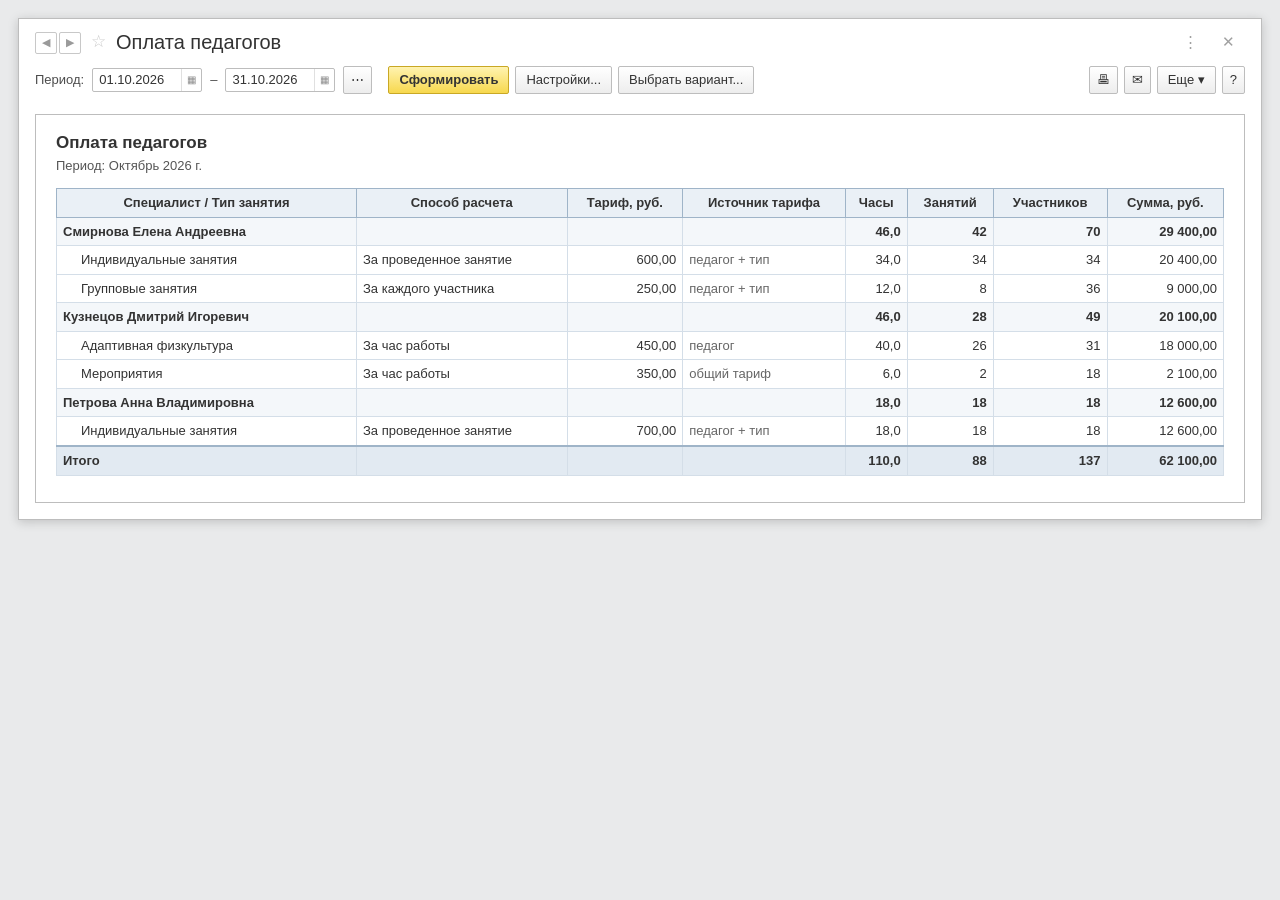
<file: screenshots/src/oplata-pedagogov.html>
<!doctype html><html lang="ru"><head><meta charset="utf-8"><title>Оплата педагогов</title><link rel="stylesheet" href="1c.css"></head><body>
<div class="win">
  <div class="title">
    <div class="nav"><span>&#9664;</span><span>&#9654;</span></div><span class="star">&#9734;</span>
    <h1>Оплата педагогов</h1><span class="ctrl">&#8942; &#10005;</span>
  </div>
  <div class="bar">
    <div class="fld"><label>Период:</label><div class="in" style="width:110px"><span class="v">01.10.2026</span><span class="btn">&#9638;</span></div><span>–</span><div class="in" style="width:110px"><span class="v">31.10.2026</span><span class="btn">&#9638;</span></div><span class="b ico">&#8943;</span></div>
    <span class="b def" style="margin-left:10px">Сформировать</span><span class="b">Настройки...</span><span class="b">Выбрать вариант...</span>
    <span class="sp"></span><span class="b ico">&#128438;</span><span class="b ico">&#9993;</span><span class="b">Еще &#9662;</span><span class="b ico">?</span>
  </div>
  <div class="body">
    <div class="sheet">
      <h2>Оплата педагогов</h2>
      <div class="par">Период: Октябрь 2026 г.</div>
      <table class="rep">
        <thead>
          <tr><th style="width:300px">Специалист / Тип занятия</th><th>Способ расчета</th><th>Тариф, руб.</th><th>Источник тарифа</th><th>Часы</th><th>Занятий</th><th>Участников</th><th>Сумма, руб.</th></tr>
        </thead>
        <tbody>
          <tr class="g"><td>Смирнова Елена Андреевна</td><td></td><td></td><td></td><td class="n">46,0</td><td class="n">42</td><td class="n">70</td><td class="n">29 400,00</td></tr>
          <tr class="d"><td>Индивидуальные занятия</td><td>За проведенное занятие</td><td class="n">600,00</td><td class="m">педагог + тип</td><td class="n">34,0</td><td class="n">34</td><td class="n">34</td><td class="n">20 400,00</td></tr>
          <tr class="d"><td>Групповые занятия</td><td>За каждого участника</td><td class="n">250,00</td><td class="m">педагог + тип</td><td class="n">12,0</td><td class="n">8</td><td class="n">36</td><td class="n">9 000,00</td></tr>

          <tr class="g"><td>Кузнецов Дмитрий Игоревич</td><td></td><td></td><td></td><td class="n">46,0</td><td class="n">28</td><td class="n">49</td><td class="n">20 100,00</td></tr>
          <tr class="d"><td>Адаптивная физкультура</td><td>За час работы</td><td class="n">450,00</td><td class="m">педагог</td><td class="n">40,0</td><td class="n">26</td><td class="n">31</td><td class="n">18 000,00</td></tr>
          <tr class="d"><td>Мероприятия</td><td>За час работы</td><td class="n">350,00</td><td class="m">общий тариф</td><td class="n">6,0</td><td class="n">2</td><td class="n">18</td><td class="n">2 100,00</td></tr>

          <tr class="g"><td>Петрова Анна Владимировна</td><td></td><td></td><td></td><td class="n">18,0</td><td class="n">18</td><td class="n">18</td><td class="n">12 600,00</td></tr>
          <tr class="d"><td>Индивидуальные занятия</td><td>За проведенное занятие</td><td class="n">700,00</td><td class="m">педагог + тип</td><td class="n">18,0</td><td class="n">18</td><td class="n">18</td><td class="n">12 600,00</td></tr>

          <tr class="t"><td>Итого</td><td></td><td></td><td></td><td class="n">110,0</td><td class="n">88</td><td class="n">137</td><td class="n">62 100,00</td></tr>
        </tbody>
      </table>
    </div>
  </div>
</div>
</body></html>
</file>
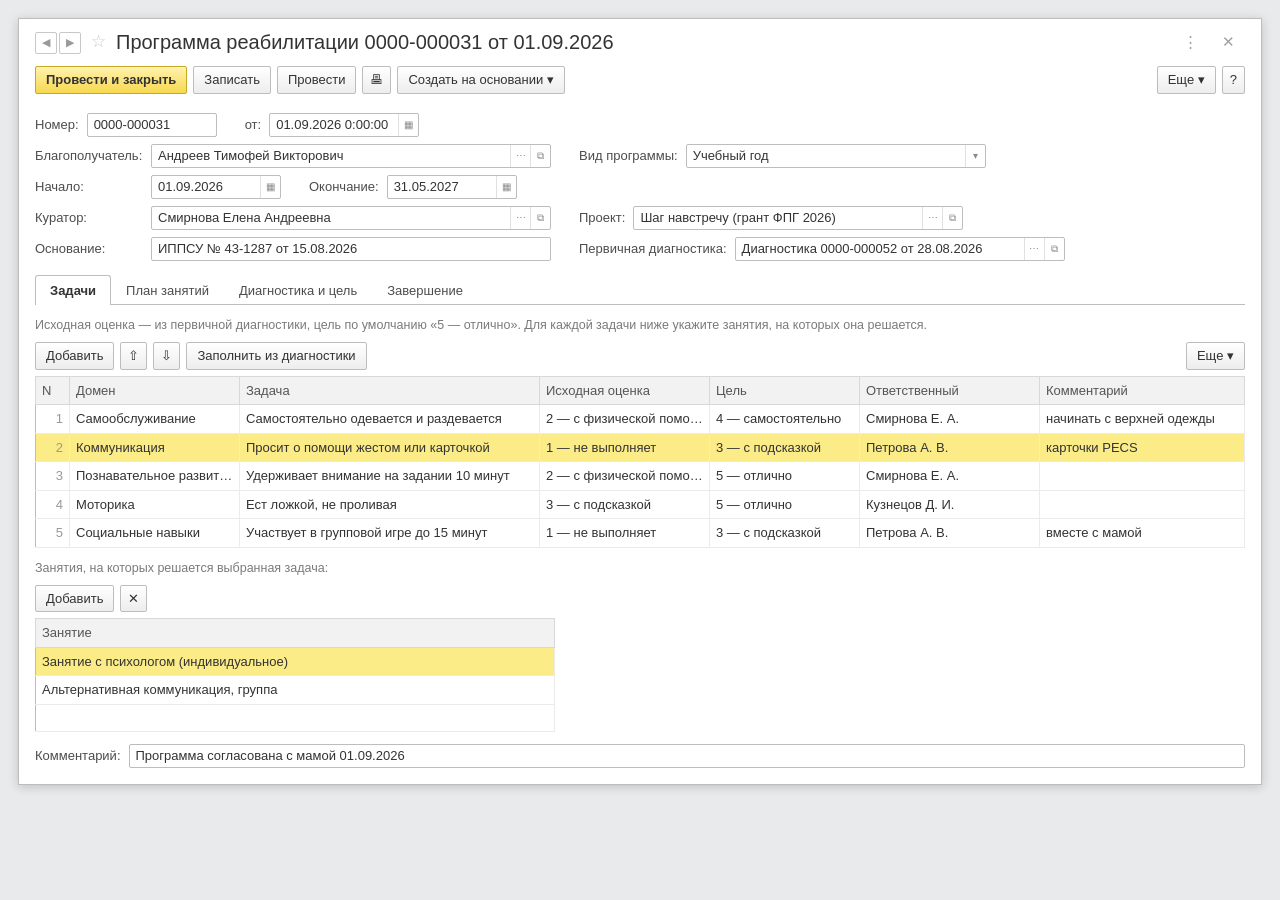
<file: screenshots/src/program-zadachi.html>
<!doctype html><html lang="ru"><head><meta charset="utf-8"><title>Программа реабилитации — задачи</title><link rel="stylesheet" href="1c.css"></head><body>
<div class="win">
  <div class="title">
    <div class="nav"><span>&#9664;</span><span>&#9654;</span></div><span class="star">&#9734;</span>
    <h1>Программа реабилитации 0000-000031 от 01.09.2026</h1><span class="ctrl">&#8942; &#10005;</span>
  </div>
  <div class="bar">
    <span class="b def">Провести и закрыть</span><span class="b">Записать</span><span class="b">Провести</span>
    <span class="b ico">&#128438;</span><span class="b">Создать на основании &#9662;</span><span class="sp"></span><span class="b">Еще &#9662;</span><span class="b ico">?</span>
  </div>
  <div class="body">
    <div class="row">
      <div class="fld"><label>Номер:</label><div class="in" style="width:130px"><span class="v">0000-000031</span></div></div>
      <div class="fld"><label>от:</label><div class="in" style="width:150px"><span class="v">01.09.2026 0:00:00</span><span class="btn">&#9638;</span></div></div>
    </div>
    <div class="row">
      <div class="fld"><label style="width:108px">Благополучатель:</label><div class="in" style="width:400px"><span class="v">Андреев Тимофей Викторович</span><span class="btn">&#8943;</span><span class="btn">&#10697;</span></div></div>
      <div class="fld"><label>Вид программы:</label><div class="in" style="width:300px"><span class="v">Учебный год</span><span class="btn">&#9662;</span></div></div>
    </div>
    <div class="row">
      <div class="fld"><label style="width:108px">Начало:</label><div class="in" style="width:130px"><span class="v">01.09.2026</span><span class="btn">&#9638;</span></div></div>
      <div class="fld"><label>Окончание:</label><div class="in" style="width:130px"><span class="v">31.05.2027</span><span class="btn">&#9638;</span></div></div>
    </div>
    <div class="row">
      <div class="fld"><label style="width:108px">Куратор:</label><div class="in" style="width:400px"><span class="v">Смирнова Елена Андреевна</span><span class="btn">&#8943;</span><span class="btn">&#10697;</span></div></div>
      <div class="fld"><label>Проект:</label><div class="in" style="width:330px"><span class="v">Шаг навстречу (грант ФПГ 2026)</span><span class="btn">&#8943;</span><span class="btn">&#10697;</span></div></div>
    </div>
    <div class="row">
      <div class="fld"><label style="width:108px">Основание:</label><div class="in" style="width:400px"><span class="v">ИППСУ № 43-1287 от 15.08.2026</span></div></div>
      <div class="fld"><label>Первичная диагностика:</label><div class="in" style="width:330px"><span class="v">Диагностика 0000-000052 от 28.08.2026</span><span class="btn">&#8943;</span><span class="btn">&#10697;</span></div></div>
    </div>

    <div class="tabs"><span class="on">Задачи</span><span>План занятий</span><span>Диагностика и цель</span><span>Завершение</span></div>
    <div class="page">
      <p class="hint">Исходная оценка — из первичной диагностики, цель по умолчанию «5 — отлично». Для каждой задачи ниже укажите занятия, на которых она решается.</p>
      <div class="tb"><span class="b">Добавить</span><span class="b ico">&#8679;</span><span class="b ico">&#8681;</span><span class="b">Заполнить из диагностики</span><span class="sp" style="flex:1"></span><span class="b">Еще &#9662;</span></div>
      <table>
        <colgroup><col style="width:34px"><col style="width:170px"><col style="width:300px"><col style="width:170px"><col style="width:150px"><col style="width:180px"><col></colgroup>
        <thead><tr><th>N</th><th>Домен</th><th>Задача</th><th>Исходная оценка</th><th>Цель</th><th>Ответственный</th><th>Комментарий</th></tr></thead>
        <tbody>
          <tr><td class="c">1</td><td>Самообслуживание</td><td>Самостоятельно одевается и раздевается</td><td>2 — с физической помощью</td><td>4 — самостоятельно</td><td>Смирнова Е. А.</td><td>начинать с верхней одежды</td></tr>
          <tr class="sel"><td class="c">2</td><td>Коммуникация</td><td>Просит о помощи жестом или карточкой</td><td>1 — не выполняет</td><td>3 — с подсказкой</td><td>Петрова А. В.</td><td>карточки PECS</td></tr>
          <tr><td class="c">3</td><td>Познавательное развитие</td><td>Удерживает внимание на задании 10 минут</td><td>2 — с физической помощью</td><td>5 — отлично</td><td>Смирнова Е. А.</td><td></td></tr>
          <tr><td class="c">4</td><td>Моторика</td><td>Ест ложкой, не проливая</td><td>3 — с подсказкой</td><td>5 — отлично</td><td>Кузнецов Д. И.</td><td></td></tr>
          <tr><td class="c">5</td><td>Социальные навыки</td><td>Участвует в групповой игре до 15 минут</td><td>1 — не выполняет</td><td>3 — с подсказкой</td><td>Петрова А. В.</td><td>вместе с мамой</td></tr>
        </tbody>
      </table>
      <p class="hint" style="margin-top:12px">Занятия, на которых решается выбранная задача:</p>
      <div class="tb"><span class="b">Добавить</span><span class="b ico">&#10005;</span></div>
      <table style="width:520px">
        <thead><tr><th>Занятие</th></tr></thead>
        <tbody>
          <tr class="sel"><td>Занятие с психологом (индивидуальное)</td></tr>
          <tr><td>Альтернативная коммуникация, группа</td></tr>
          <tr class="empty"><td></td></tr>
        </tbody>
      </table>
    </div>
    <div class="foot"><label>Комментарий:</label><div class="in"><span class="v">Программа согласована с мамой 01.09.2026</span></div></div>
  </div>
</div>
</body></html>
</file>
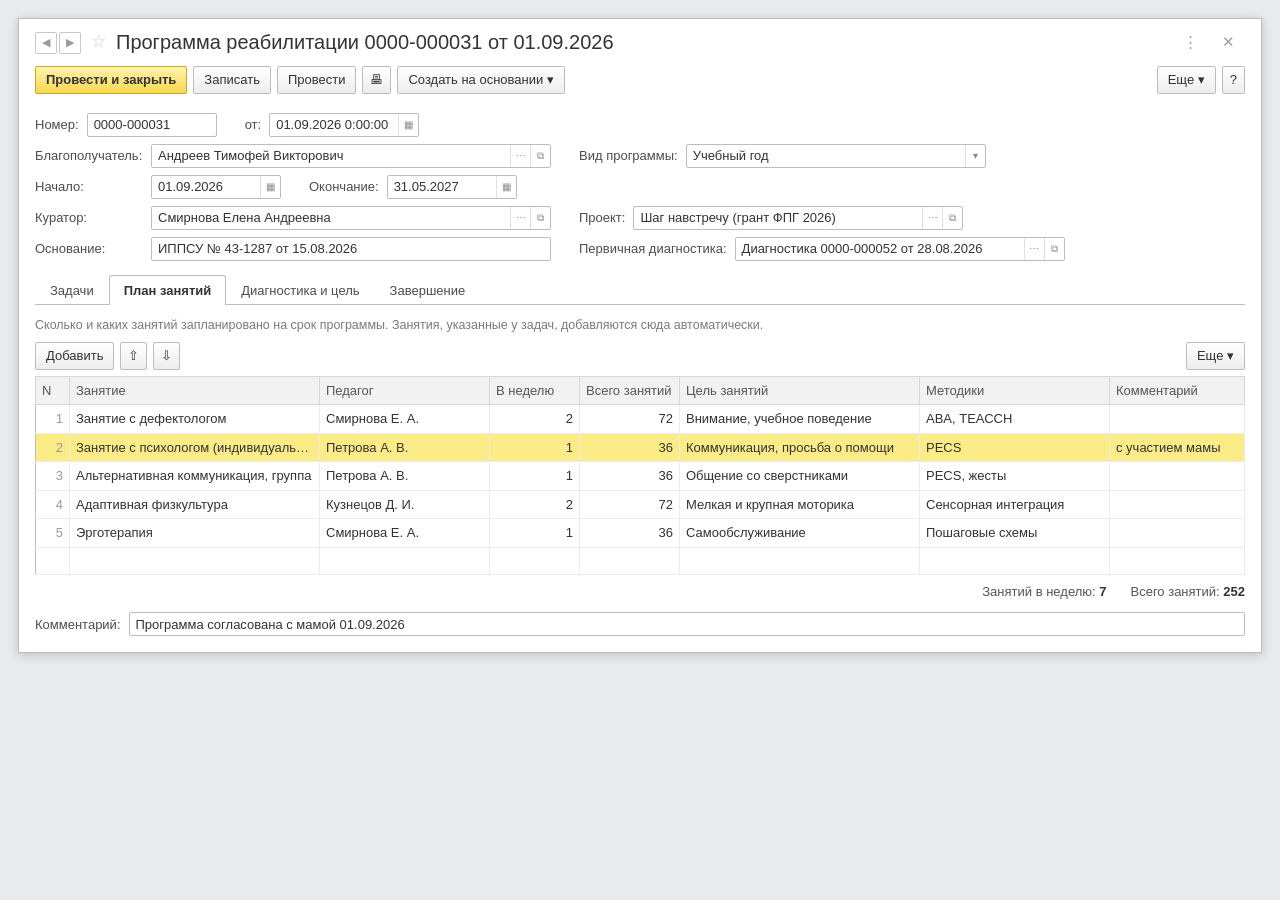
<file: screenshots/src/program-zanyatiya.html>
<!doctype html><html lang="ru"><head><meta charset="utf-8"><title>Программа реабилитации — план занятий</title><link rel="stylesheet" href="1c.css"></head><body>
<div class="win">
  <div class="title">
    <div class="nav"><span>&#9664;</span><span>&#9654;</span></div><span class="star">&#9734;</span>
    <h1>Программа реабилитации 0000-000031 от 01.09.2026</h1><span class="ctrl">&#8942; &#10005;</span>
  </div>
  <div class="bar">
    <span class="b def">Провести и закрыть</span><span class="b">Записать</span><span class="b">Провести</span>
    <span class="b ico">&#128438;</span><span class="b">Создать на основании &#9662;</span><span class="sp"></span><span class="b">Еще &#9662;</span><span class="b ico">?</span>
  </div>
  <div class="body">
    <div class="row">
      <div class="fld"><label>Номер:</label><div class="in" style="width:130px"><span class="v">0000-000031</span></div></div>
      <div class="fld"><label>от:</label><div class="in" style="width:150px"><span class="v">01.09.2026 0:00:00</span><span class="btn">&#9638;</span></div></div>
    </div>
    <div class="row">
      <div class="fld"><label style="width:108px">Благополучатель:</label><div class="in" style="width:400px"><span class="v">Андреев Тимофей Викторович</span><span class="btn">&#8943;</span><span class="btn">&#10697;</span></div></div>
      <div class="fld"><label>Вид программы:</label><div class="in" style="width:300px"><span class="v">Учебный год</span><span class="btn">&#9662;</span></div></div>
    </div>
    <div class="row">
      <div class="fld"><label style="width:108px">Начало:</label><div class="in" style="width:130px"><span class="v">01.09.2026</span><span class="btn">&#9638;</span></div></div>
      <div class="fld"><label>Окончание:</label><div class="in" style="width:130px"><span class="v">31.05.2027</span><span class="btn">&#9638;</span></div></div>
    </div>
    <div class="row">
      <div class="fld"><label style="width:108px">Куратор:</label><div class="in" style="width:400px"><span class="v">Смирнова Елена Андреевна</span><span class="btn">&#8943;</span><span class="btn">&#10697;</span></div></div>
      <div class="fld"><label>Проект:</label><div class="in" style="width:330px"><span class="v">Шаг навстречу (грант ФПГ 2026)</span><span class="btn">&#8943;</span><span class="btn">&#10697;</span></div></div>
    </div>
    <div class="row">
      <div class="fld"><label style="width:108px">Основание:</label><div class="in" style="width:400px"><span class="v">ИППСУ № 43-1287 от 15.08.2026</span></div></div>
      <div class="fld"><label>Первичная диагностика:</label><div class="in" style="width:330px"><span class="v">Диагностика 0000-000052 от 28.08.2026</span><span class="btn">&#8943;</span><span class="btn">&#10697;</span></div></div>
    </div>

    <div class="tabs"><span>Задачи</span><span class="on">План занятий</span><span>Диагностика и цель</span><span>Завершение</span></div>
    <div class="page">
      <p class="hint">Сколько и каких занятий запланировано на срок программы. Занятия, указанные у задач, добавляются сюда автоматически.</p>
      <div class="tb"><span class="b">Добавить</span><span class="b ico">&#8679;</span><span class="b ico">&#8681;</span><span class="sp" style="flex:1"></span><span class="b">Еще &#9662;</span></div>
      <table>
        <colgroup><col style="width:34px"><col style="width:250px"><col style="width:170px"><col style="width:90px"><col style="width:100px"><col style="width:240px"><col style="width:190px"><col></colgroup>
        <thead><tr><th>N</th><th>Занятие</th><th>Педагог</th><th>В неделю</th><th>Всего занятий</th><th>Цель занятий</th><th>Методики</th><th>Комментарий</th></tr></thead>
        <tbody>
          <tr><td class="c">1</td><td>Занятие с дефектологом</td><td>Смирнова Е. А.</td><td class="n">2</td><td class="n">72</td><td>Внимание, учебное поведение</td><td>ABA, ТЕАССН</td><td></td></tr>
          <tr class="sel"><td class="c">2</td><td>Занятие с психологом (индивидуальное)</td><td>Петрова А. В.</td><td class="n">1</td><td class="n">36</td><td>Коммуникация, просьба о помощи</td><td>PECS</td><td>с участием мамы</td></tr>
          <tr><td class="c">3</td><td>Альтернативная коммуникация, группа</td><td>Петрова А. В.</td><td class="n">1</td><td class="n">36</td><td>Общение со сверстниками</td><td>PECS, жесты</td><td></td></tr>
          <tr><td class="c">4</td><td>Адаптивная физкультура</td><td>Кузнецов Д. И.</td><td class="n">2</td><td class="n">72</td><td>Мелкая и крупная моторика</td><td>Сенсорная интеграция</td><td></td></tr>
          <tr><td class="c">5</td><td>Эрготерапия</td><td>Смирнова Е. А.</td><td class="n">1</td><td class="n">36</td><td>Самообслуживание</td><td>Пошаговые схемы</td><td></td></tr>
          <tr class="empty"><td></td><td></td><td></td><td></td><td></td><td></td><td></td><td></td></tr>
        </tbody>
      </table>
      <div style="display:flex;justify-content:flex-end;gap:24px;margin-top:8px;color:#555">
        <span>Занятий в неделю: <b style="color:#333">7</b></span><span>Всего занятий: <b style="color:#333">252</b></span>
      </div>
    </div>
    <div class="foot"><label>Комментарий:</label><div class="in"><span class="v">Программа согласована с мамой 01.09.2026</span></div></div>
  </div>
</div>
</body></html>
</file>
<file: docs/fonts/fonts.css>
/* Шрифты сайта (Unbounded, Golos Text, JetBrains Mono — лицензия SIL OFL), размещены локально */
@font-face{font-family:"Unbounded";font-style:normal;font-weight:500;font-display:swap;src:url(unbounded-cyrillic-500-normal.woff2) format("woff2");unicode-range:U+0301, U+0400-045F, U+0490-0491, U+04B0-04B1, U+2116}
@font-face{font-family:"Unbounded";font-style:normal;font-weight:500;font-display:swap;src:url(unbounded-latin-ext-500-normal.woff2) format("woff2");unicode-range:U+0100-02BA, U+02BD-02C5, U+02C7-02CC, U+02CE-02D7, U+02DD-02FF, U+0304, U+0308, U+0329, U+1D00-1DBF, U+1E00-1E9F, U+1EF2-1EFF, U+2020, U+20A0-20AB, U+20AD-20C0, U+2113, U+2C60-2C7F, U+A720-A7FF}
@font-face{font-family:"Unbounded";font-style:normal;font-weight:500;font-display:swap;src:url(unbounded-latin-500-normal.woff2) format("woff2");unicode-range:U+0000-00FF, U+0131, U+0152-0153, U+02BB-02BC, U+02C6, U+02DA, U+02DC, U+0304, U+0308, U+0329, U+2000-206F, U+20AC, U+2122, U+2191, U+2193, U+2212, U+2215, U+FEFF, U+FFFD}
@font-face{font-family:"Unbounded";font-style:normal;font-weight:700;font-display:swap;src:url(unbounded-cyrillic-700-normal.woff2) format("woff2");unicode-range:U+0301, U+0400-045F, U+0490-0491, U+04B0-04B1, U+2116}
@font-face{font-family:"Unbounded";font-style:normal;font-weight:700;font-display:swap;src:url(unbounded-latin-ext-700-normal.woff2) format("woff2");unicode-range:U+0100-02BA, U+02BD-02C5, U+02C7-02CC, U+02CE-02D7, U+02DD-02FF, U+0304, U+0308, U+0329, U+1D00-1DBF, U+1E00-1E9F, U+1EF2-1EFF, U+2020, U+20A0-20AB, U+20AD-20C0, U+2113, U+2C60-2C7F, U+A720-A7FF}
@font-face{font-family:"Unbounded";font-style:normal;font-weight:700;font-display:swap;src:url(unbounded-latin-700-normal.woff2) format("woff2");unicode-range:U+0000-00FF, U+0131, U+0152-0153, U+02BB-02BC, U+02C6, U+02DA, U+02DC, U+0304, U+0308, U+0329, U+2000-206F, U+20AC, U+2122, U+2191, U+2193, U+2212, U+2215, U+FEFF, U+FFFD}
@font-face{font-family:"Golos Text";font-style:normal;font-weight:400;font-display:swap;src:url(golos-text-cyrillic-400-normal.woff2) format("woff2");unicode-range:U+0301, U+0400-045F, U+0490-0491, U+04B0-04B1, U+2116}
@font-face{font-family:"Golos Text";font-style:normal;font-weight:400;font-display:swap;src:url(golos-text-latin-ext-400-normal.woff2) format("woff2");unicode-range:U+0100-02BA, U+02BD-02C5, U+02C7-02CC, U+02CE-02D7, U+02DD-02FF, U+0304, U+0308, U+0329, U+1D00-1DBF, U+1E00-1E9F, U+1EF2-1EFF, U+2020, U+20A0-20AB, U+20AD-20C0, U+2113, U+2C60-2C7F, U+A720-A7FF}
@font-face{font-family:"Golos Text";font-style:normal;font-weight:400;font-display:swap;src:url(golos-text-latin-400-normal.woff2) format("woff2");unicode-range:U+0000-00FF, U+0131, U+0152-0153, U+02BB-02BC, U+02C6, U+02DA, U+02DC, U+0304, U+0308, U+0329, U+2000-206F, U+20AC, U+2122, U+2191, U+2193, U+2212, U+2215, U+FEFF, U+FFFD}
@font-face{font-family:"Golos Text";font-style:normal;font-weight:500;font-display:swap;src:url(golos-text-cyrillic-500-normal.woff2) format("woff2");unicode-range:U+0301, U+0400-045F, U+0490-0491, U+04B0-04B1, U+2116}
@font-face{font-family:"Golos Text";font-style:normal;font-weight:500;font-display:swap;src:url(golos-text-latin-ext-500-normal.woff2) format("woff2");unicode-range:U+0100-02BA, U+02BD-02C5, U+02C7-02CC, U+02CE-02D7, U+02DD-02FF, U+0304, U+0308, U+0329, U+1D00-1DBF, U+1E00-1E9F, U+1EF2-1EFF, U+2020, U+20A0-20AB, U+20AD-20C0, U+2113, U+2C60-2C7F, U+A720-A7FF}
@font-face{font-family:"Golos Text";font-style:normal;font-weight:500;font-display:swap;src:url(golos-text-latin-500-normal.woff2) format("woff2");unicode-range:U+0000-00FF, U+0131, U+0152-0153, U+02BB-02BC, U+02C6, U+02DA, U+02DC, U+0304, U+0308, U+0329, U+2000-206F, U+20AC, U+2122, U+2191, U+2193, U+2212, U+2215, U+FEFF, U+FFFD}
@font-face{font-family:"Golos Text";font-style:normal;font-weight:600;font-display:swap;src:url(golos-text-cyrillic-600-normal.woff2) format("woff2");unicode-range:U+0301, U+0400-045F, U+0490-0491, U+04B0-04B1, U+2116}
@font-face{font-family:"Golos Text";font-style:normal;font-weight:600;font-display:swap;src:url(golos-text-latin-ext-600-normal.woff2) format("woff2");unicode-range:U+0100-02BA, U+02BD-02C5, U+02C7-02CC, U+02CE-02D7, U+02DD-02FF, U+0304, U+0308, U+0329, U+1D00-1DBF, U+1E00-1E9F, U+1EF2-1EFF, U+2020, U+20A0-20AB, U+20AD-20C0, U+2113, U+2C60-2C7F, U+A720-A7FF}
@font-face{font-family:"Golos Text";font-style:normal;font-weight:600;font-display:swap;src:url(golos-text-latin-600-normal.woff2) format("woff2");unicode-range:U+0000-00FF, U+0131, U+0152-0153, U+02BB-02BC, U+02C6, U+02DA, U+02DC, U+0304, U+0308, U+0329, U+2000-206F, U+20AC, U+2122, U+2191, U+2193, U+2212, U+2215, U+FEFF, U+FFFD}
@font-face{font-family:"JetBrains Mono";font-style:normal;font-weight:400;font-display:swap;src:url(jetbrains-mono-cyrillic-400-normal.woff2) format("woff2");unicode-range:U+0301, U+0400-045F, U+0490-0491, U+04B0-04B1, U+2116}
@font-face{font-family:"JetBrains Mono";font-style:normal;font-weight:400;font-display:swap;src:url(jetbrains-mono-latin-ext-400-normal.woff2) format("woff2");unicode-range:U+0100-02BA, U+02BD-02C5, U+02C7-02CC, U+02CE-02D7, U+02DD-02FF, U+0304, U+0308, U+0329, U+1D00-1DBF, U+1E00-1E9F, U+1EF2-1EFF, U+2020, U+20A0-20AB, U+20AD-20C0, U+2113, U+2C60-2C7F, U+A720-A7FF}
@font-face{font-family:"JetBrains Mono";font-style:normal;font-weight:400;font-display:swap;src:url(jetbrains-mono-latin-400-normal.woff2) format("woff2");unicode-range:U+0000-00FF, U+0131, U+0152-0153, U+02BB-02BC, U+02C6, U+02DA, U+02DC, U+0304, U+0308, U+0329, U+2000-206F, U+20AC, U+2122, U+2191, U+2193, U+2212, U+2215, U+FEFF, U+FFFD}
@font-face{font-family:"JetBrains Mono";font-style:normal;font-weight:500;font-display:swap;src:url(jetbrains-mono-cyrillic-500-normal.woff2) format("woff2");unicode-range:U+0301, U+0400-045F, U+0490-0491, U+04B0-04B1, U+2116}
@font-face{font-family:"JetBrains Mono";font-style:normal;font-weight:500;font-display:swap;src:url(jetbrains-mono-latin-ext-500-normal.woff2) format("woff2");unicode-range:U+0100-02BA, U+02BD-02C5, U+02C7-02CC, U+02CE-02D7, U+02DD-02FF, U+0304, U+0308, U+0329, U+1D00-1DBF, U+1E00-1E9F, U+1EF2-1EFF, U+2020, U+20A0-20AB, U+20AD-20C0, U+2113, U+2C60-2C7F, U+A720-A7FF}
@font-face{font-family:"JetBrains Mono";font-style:normal;font-weight:500;font-display:swap;src:url(jetbrains-mono-latin-500-normal.woff2) format("woff2");unicode-range:U+0000-00FF, U+0131, U+0152-0153, U+02BB-02BC, U+02C6, U+02DA, U+02DC, U+0304, U+0308, U+0329, U+2000-206F, U+20AC, U+2122, U+2191, U+2193, U+2212, U+2215, U+FEFF, U+FFFD}
</file>
<file: screenshots/src/1c.css>
*{box-sizing:border-box}
html,body{margin:0;background:#E9EAEB}
body{font:13px/1.35 Arial,"Segoe UI",sans-serif;color:#4D4D4D;padding:18px}
.win{background:#fff;border:1px solid #BDBDBD;box-shadow:0 2px 10px rgba(0,0,0,.18);width:100%;margin:0}
.title{display:flex;align-items:center;gap:10px;padding:12px 16px 8px}
.title .nav{display:flex;gap:2px}
.title .nav span{width:22px;height:22px;border:1px solid #C8C8C8;border-radius:2px;display:grid;place-items:center;color:#9A9A9A;font-size:11px}
.title .star{color:#C9C9C9;font-size:17px}
.title h1{font:400 20px Arial,sans-serif;color:#333;margin:0;flex:1}
.title .ctrl{color:#A0A0A0;font-size:15px;letter-spacing:10px}
.bar{display:flex;align-items:center;gap:6px;padding:4px 16px 10px;flex-wrap:wrap}
.b{border:1px solid #BDBDBD;border-radius:2px;background:linear-gradient(#fff,#EDEDED);padding:4px 10px;color:#333;font-size:13px;white-space:nowrap}
.b.def{background:linear-gradient(#FFF3B0,#F7D84E);border-color:#C9A825;font-weight:bold}
.b.ico{padding:4px 7px}
.bar .sp{flex:1}
.body{padding:2px 16px 16px}
.row{display:flex;gap:28px;margin:7px 0;align-items:center}
.fld{display:flex;align-items:center;gap:8px}
.fld label{color:#4D4D4D;white-space:nowrap}
.in{display:flex;align-items:center;border:1px solid #BDBDBD;border-radius:2px;height:24px;background:#fff;color:#333;overflow:hidden}
.in .v{padding:0 6px;white-space:nowrap;overflow:hidden;text-overflow:ellipsis;flex:1}
.in .btn{width:20px;height:100%;border-left:1px solid #E0E0E0;display:grid;place-items:center;color:#8A8A8A;font-size:10px}
.in.ro{background:#F7F7F7;color:#777}
.link{color:#1C5DA6;text-decoration:underline;text-underline-offset:2px}
.tabs{display:flex;gap:0;margin-top:14px;border-bottom:1px solid #BDBDBD}
.tabs span{padding:6px 14px;border:1px solid transparent;border-bottom:none;color:#4D4D4D;margin-bottom:-1px}
.tabs span.on{border-color:#BDBDBD;background:#fff;color:#333;font-weight:bold;border-radius:3px 3px 0 0}
.page{padding:10px 0 0}
.hint{color:#7A7A7A;font-size:12.5px;margin:2px 0 8px}
.tb{display:flex;gap:6px;margin-bottom:6px}
table{border-collapse:collapse;width:100%;border:1px solid #BDBDBD;table-layout:fixed}
th{background:#F2F2F2;color:#555;font-weight:normal;text-align:left;padding:5px 6px;border:1px solid #D8D8D8;white-space:nowrap;overflow:hidden;text-overflow:ellipsis}
td{padding:5px 6px;border-right:1px solid #EBEBEB;border-bottom:1px solid #EBEBEB;color:#333;white-space:nowrap;overflow:hidden;text-overflow:ellipsis}
td.n{text-align:right;font-variant-numeric:tabular-nums}
td.c{color:#999;text-align:right}
tr.sel td{background:#FBEC88}
tr.empty td{height:27px}
.foot{display:flex;align-items:center;gap:8px;margin-top:12px}
.foot .in{flex:1}
/* отчет */
.sheet{border:1px solid #BDBDBD;background:#fff;padding:18px 20px 26px;margin-top:8px}
.sheet h2{font:bold 17px Arial,sans-serif;color:#333;margin:0 0 4px}
.sheet .par{color:#555;margin-bottom:14px}
.rep{table-layout:auto;border:1px solid #9FB4C8}
.rep th{background:#EAF0F6;color:#333;border:1px solid #9FB4C8;text-align:center;font-weight:bold}
.rep td{border:1px solid #D4DEE8}
.rep tr.g td{background:#F4F7FA;font-weight:bold}
.rep tr.d td:first-child{padding-left:24px}
.rep tr.t td{background:#E2EAF2;font-weight:bold;border-top:2px solid #9FB4C8}
.rep td.m{color:#666}
</file>
